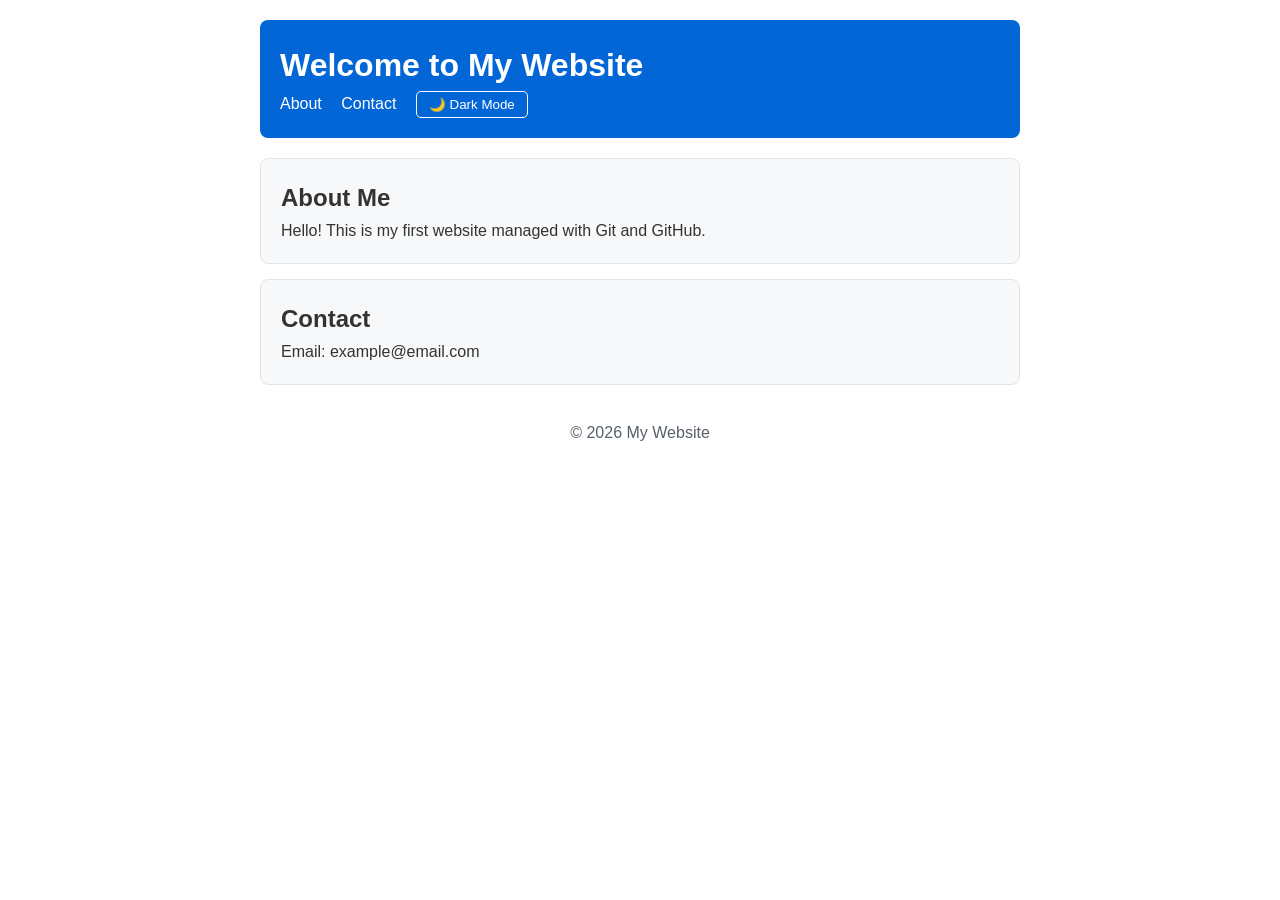
<file: index.html>
<!DOCTYPE html>
<html lang="en">
<head>
    <meta charset="UTF-8">
    <meta name="viewport" content="width=device-width, initial-scale=1.0">
    <title>My Website</title>
    <link rel="stylesheet" href="style.css">
</head>
<body>
    <header>
        <h1>Welcome to My Website</h1>
        <nav>
            <a href="#about">About</a>
            <a href="#contact">Contact</a>
            <button id="theme-toggle">🌙 Dark Mode</button>
        </nav>
    </header>
    <main>
        <section id="about">
            <h2>About Me</h2>
            <p>Hello! This is my first website managed with Git and GitHub.</p>
        </section>
        <section id="contact">
            <h2>Contact</h2>
            <p>Email: example@email.com</p>
        </section>
    </main>
    <footer>
        <p>&copy; 2026 My Website</p>
    </footer>
    <script src="script.js"></script>
</body>
</html>
</file>
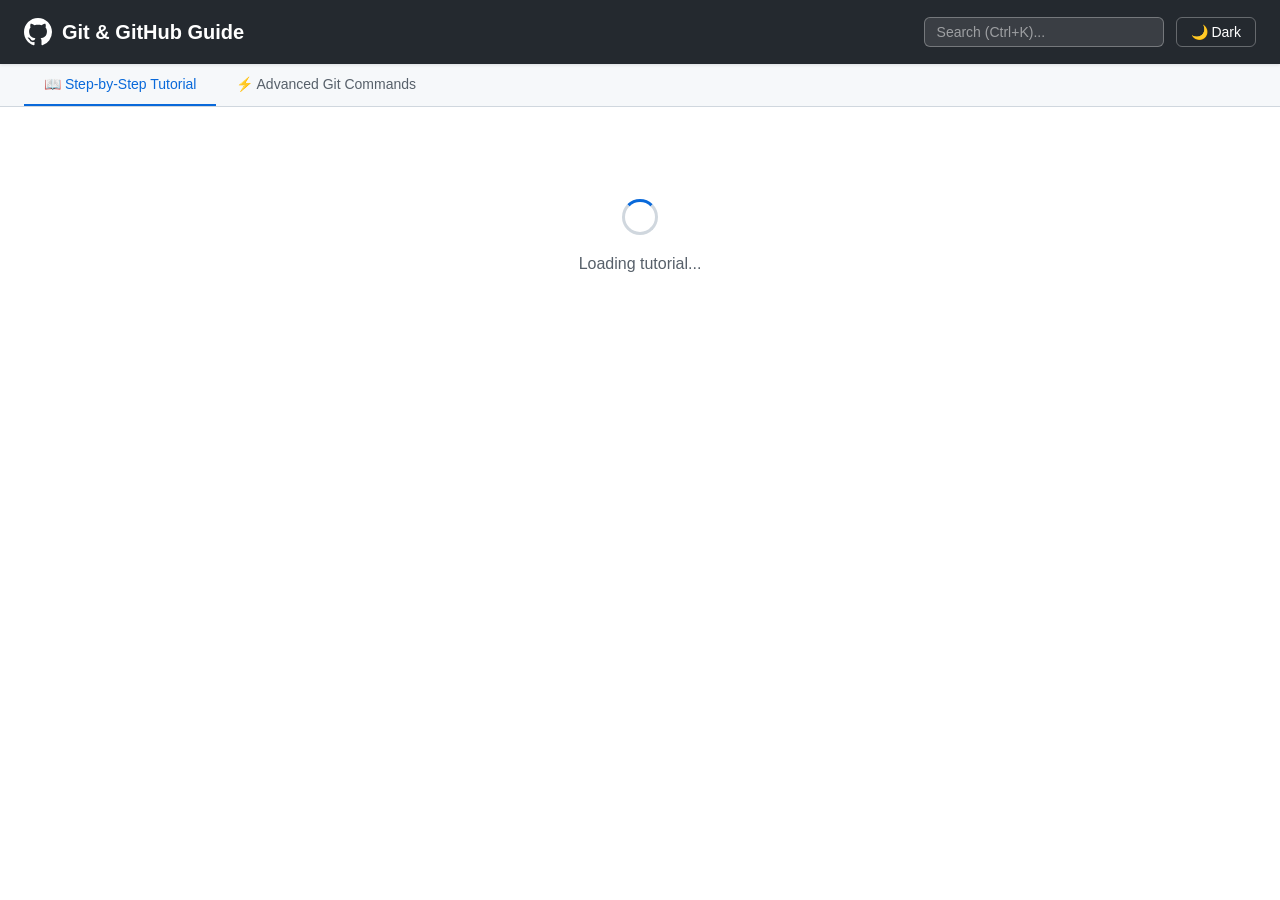
<file: guide-template.html>
<!DOCTYPE html>
<html lang="en">
<head>
    <meta charset="UTF-8">
    <meta name="viewport" content="width=device-width, initial-scale=1.0">
    <title>Git & GitHub — Complete Guide</title>
    <style>
        :root {
            --bg: #ffffff;
            --bg-secondary: #f6f8fa;
            --text: #24292f;
            --text-secondary: #57606a;
            --border: #d0d7de;
            --accent: #0969da;
            --accent-light: #ddf4ff;
            --code-bg: #f6f8fa;
            --header-bg: #24292f;
            --tab-hover: #eaeef2;
            --shadow: rgba(31, 35, 40, 0.12);
        }

        .dark {
            --bg: #0d1117;
            --bg-secondary: #161b22;
            --text: #e6edf3;
            --text-secondary: #8b949e;
            --border: #30363d;
            --accent: #58a6ff;
            --accent-light: #162d50;
            --code-bg: #161b22;
            --header-bg: #010409;
            --tab-hover: #1c2128;
            --shadow: rgba(0, 0, 0, 0.3);
        }

        * {
            margin: 0;
            padding: 0;
            box-sizing: border-box;
        }

        body {
            font-family: -apple-system, BlinkMacSystemFont, 'Segoe UI', Helvetica, Arial, sans-serif;
            background: var(--bg);
            color: var(--text);
            line-height: 1.6;
            transition: background 0.3s, color 0.3s;
        }

        /* Header */
        .site-header {
            background: var(--header-bg);
            color: #fff;
            padding: 16px 24px;
            display: flex;
            align-items: center;
            justify-content: space-between;
            position: sticky;
            top: 0;
            z-index: 100;
            box-shadow: 0 1px 3px var(--shadow);
        }

        .site-header h1 {
            font-size: 20px;
            font-weight: 600;
            display: flex;
            align-items: center;
            gap: 10px;
        }

        .site-header h1 svg {
            width: 28px;
            height: 28px;
            fill: #fff;
        }

        .header-actions {
            display: flex;
            align-items: center;
            gap: 12px;
        }

        #theme-toggle {
            background: none;
            border: 1px solid rgba(255,255,255,0.3);
            color: #fff;
            padding: 6px 14px;
            border-radius: 6px;
            cursor: pointer;
            font-size: 14px;
            transition: border-color 0.2s;
        }

        #theme-toggle:hover {
            border-color: rgba(255,255,255,0.6);
        }

        #search-box {
            padding: 6px 12px;
            border: 1px solid rgba(255,255,255,0.3);
            border-radius: 6px;
            background: rgba(255,255,255,0.1);
            color: #fff;
            font-size: 14px;
            width: 240px;
            outline: none;
            transition: border-color 0.2s, background 0.2s;
        }

        #search-box::placeholder {
            color: rgba(255,255,255,0.5);
        }

        #search-box:focus {
            border-color: var(--accent);
            background: rgba(255,255,255,0.15);
        }

        /* Tabs */
        .tab-bar {
            display: flex;
            background: var(--bg-secondary);
            border-bottom: 1px solid var(--border);
            padding: 0 24px;
            position: sticky;
            top: 56px;
            z-index: 99;
        }

        .tab-btn {
            padding: 12px 20px;
            border: none;
            background: none;
            color: var(--text-secondary);
            font-size: 14px;
            font-weight: 500;
            cursor: pointer;
            border-bottom: 2px solid transparent;
            transition: color 0.2s, border-color 0.2s, background 0.2s;
            white-space: nowrap;
        }

        .tab-btn:hover {
            color: var(--text);
            background: var(--tab-hover);
        }

        .tab-btn.active {
            color: var(--accent);
            border-bottom-color: var(--accent);
        }

        /* Content */
        .content-wrapper {
            max-width: 900px;
            margin: 0 auto;
            padding: 32px 24px 80px;
        }

        .tab-content {
            display: none;
        }

        .tab-content.active {
            display: block;
        }

        /* Loading state */
        .loading {
            text-align: center;
            padding: 60px 20px;
            color: var(--text-secondary);
        }

        .loading .spinner {
            width: 36px;
            height: 36px;
            border: 3px solid var(--border);
            border-top-color: var(--accent);
            border-radius: 50%;
            animation: spin 0.8s linear infinite;
            margin: 0 auto 16px;
        }

        @keyframes spin {
            to { transform: rotate(360deg); }
        }

        /* Search highlight */
        mark {
            background: #fff8c5;
            color: #24292f;
            padding: 1px 4px;
            border-radius: 3px;
        }

        .dark mark {
            background: #634f00;
            color: #e6edf3;
        }

        .search-count {
            text-align: center;
            padding: 8px 16px;
            background: var(--accent-light);
            color: var(--accent);
            font-size: 14px;
            border-bottom: 1px solid var(--border);
            display: none;
        }

        /* Scroll to top */
        #scroll-top {
            position: fixed;
            bottom: 24px;
            right: 24px;
            width: 44px;
            height: 44px;
            border-radius: 50%;
            background: var(--accent);
            color: #fff;
            border: none;
            cursor: pointer;
            font-size: 20px;
            display: none;
            align-items: center;
            justify-content: center;
            box-shadow: 0 2px 8px var(--shadow);
            transition: transform 0.2s;
            z-index: 50;
        }

        #scroll-top:hover {
            transform: scale(1.1);
        }

        /* ===== Markdown Rendered Styles ===== */

        .markdown-body h1 {
            font-size: 2em;
            font-weight: 600;
            padding-bottom: 12px;
            border-bottom: 1px solid var(--border);
            margin: 32px 0 16px;
        }

        .markdown-body h1:first-child {
            margin-top: 0;
        }

        .markdown-body h2 {
            font-size: 1.5em;
            font-weight: 600;
            padding-bottom: 8px;
            border-bottom: 1px solid var(--border);
            margin: 28px 0 16px;
        }

        .markdown-body h3 {
            font-size: 1.25em;
            font-weight: 600;
            margin: 24px 0 12px;
        }

        .markdown-body h4 {
            font-size: 1em;
            font-weight: 600;
            margin: 20px 0 8px;
        }

        .markdown-body p {
            margin: 0 0 16px;
        }

        .markdown-body a {
            color: var(--accent);
            text-decoration: none;
        }

        .markdown-body a:hover {
            text-decoration: underline;
        }

        .markdown-body strong {
            font-weight: 600;
        }

        .markdown-body blockquote {
            padding: 8px 16px;
            margin: 0 0 16px;
            border-left: 4px solid var(--accent);
            background: var(--bg-secondary);
            color: var(--text-secondary);
            border-radius: 0 6px 6px 0;
        }

        .markdown-body blockquote p {
            margin: 4px 0;
        }

        .markdown-body ul,
        .markdown-body ol {
            margin: 0 0 16px;
            padding-left: 2em;
        }

        .markdown-body li {
            margin: 4px 0;
        }

        .markdown-body li + li {
            margin-top: 4px;
        }

        .markdown-body code {
            font-family: 'SFMono-Regular', Consolas, 'Liberation Mono', Menlo, monospace;
            font-size: 85%;
            background: var(--code-bg);
            padding: 3px 6px;
            border-radius: 4px;
            border: 1px solid var(--border);
        }

        .markdown-body pre {
            margin: 0 0 16px;
            padding: 16px;
            background: var(--code-bg);
            border: 1px solid var(--border);
            border-radius: 8px;
            overflow-x: auto;
            position: relative;
        }

        .markdown-body pre code {
            background: none;
            border: none;
            padding: 0;
            font-size: 13px;
            line-height: 1.5;
            display: block;
            white-space: pre;
        }

        /* Copy button on code blocks */
        .code-wrapper {
            position: relative;
        }

        .copy-btn {
            position: absolute;
            top: 8px;
            right: 8px;
            background: var(--bg-secondary);
            border: 1px solid var(--border);
            border-radius: 5px;
            padding: 4px 10px;
            font-size: 12px;
            cursor: pointer;
            color: var(--text-secondary);
            opacity: 0;
            transition: opacity 0.2s;
        }

        .code-wrapper:hover .copy-btn {
            opacity: 1;
        }

        .copy-btn:hover {
            background: var(--accent);
            color: #fff;
            border-color: var(--accent);
        }

        .copy-btn.copied {
            background: #2da44e;
            color: #fff;
            border-color: #2da44e;
            opacity: 1;
        }

        .markdown-body hr {
            height: 2px;
            background: var(--border);
            border: none;
            margin: 32px 0;
        }

        .markdown-body table {
            width: 100%;
            border-collapse: collapse;
            margin: 0 0 16px;
            font-size: 14px;
        }

        .markdown-body table th,
        .markdown-body table td {
            padding: 8px 16px;
            border: 1px solid var(--border);
            text-align: left;
        }

        .markdown-body table th {
            background: var(--bg-secondary);
            font-weight: 600;
        }

        .markdown-body table tr:nth-child(even) {
            background: var(--bg-secondary);
        }

        /* Table of contents links */
        .markdown-body .toc-link {
            display: inline-block;
            margin: 2px 0;
        }

        /* Print */
        @media print {
            .site-header, .tab-bar, #scroll-top, #theme-toggle, #search-box, .copy-btn, .search-count {
                display: none !important;
            }
            .content-wrapper {
                max-width: 100%;
            }
            .tab-content {
                display: block !important;
            }
        }

        /* Responsive */
        @media (max-width: 768px) {
            .site-header {
                flex-wrap: wrap;
                gap: 10px;
            }

            #search-box {
                width: 100%;
                order: 3;
            }

            .tab-bar {
                overflow-x: auto;
                top: 100px;
            }

            .content-wrapper {
                padding: 20px 16px 60px;
            }

            .markdown-body pre {
                font-size: 12px;
            }
        }
    </style>
</head>
<body>
    <header class="site-header">
        <h1>
            <svg viewBox="0 0 16 16" xmlns="http://www.w3.org/2000/svg">
                <path d="M8 0C3.58 0 0 3.58 0 8c0 3.54 2.29 6.53 5.47 7.59.4.07.55-.17.55-.38 0-.19-.01-.82-.01-1.49-2.01.37-2.53-.49-2.69-.94-.09-.23-.48-.94-.82-1.13-.28-.15-.68-.52-.01-.53.63-.01 1.08.58 1.23.82.72 1.21 1.87.87 2.33.66.07-.52.28-.87.51-1.07-1.78-.2-3.64-.89-3.64-3.95 0-.87.31-1.59.82-2.15-.08-.2-.36-1.02.08-2.12 0 0 .67-.21 2.2.82.64-.18 1.32-.27 2-.27.68 0 1.36.09 2 .27 1.53-1.04 2.2-.82 2.2-.82.44 1.1.16 1.92.08 2.12.51.56.82 1.27.82 2.15 0 3.07-1.87 3.75-3.65 3.95.29.25.54.73.54 1.48 0 1.07-.01 1.93-.01 2.2 0 .21.15.46.55.38A8.013 8.013 0 0016 8c0-4.42-3.58-8-8-8z"/>
            </svg>
            Git &amp; GitHub Guide
        </h1>
        <div class="header-actions">
            <input type="text" id="search-box" placeholder="Search (Ctrl+K)..." />
            <button id="theme-toggle">🌙 Dark</button>
        </div>
    </header>

    <div class="search-count" id="search-count"></div>

    <nav class="tab-bar">
        <button class="tab-btn active" data-tab="tutorial">📖 Step-by-Step Tutorial</button>
        <button class="tab-btn" data-tab="commands">⚡ Advanced Git Commands</button>
    </nav>

    <div class="content-wrapper">
        <div id="tutorial" class="tab-content active">
            <div class="loading">
                <div class="spinner"></div>
                Loading tutorial...
            </div>
        </div>
        <div id="commands" class="tab-content">
            <div class="loading">
                <div class="spinner"></div>
                Loading commands reference...
            </div>
        </div>
    </div>

    <button id="scroll-top" title="Back to top">↑</button>

    <script>
    /* %%MARKED_JS%% */
    </script>

    <script>
        // ==== Base64 Decode Helper ====
        function b64decode(str) {
            return decodeURIComponent(atob(str).split('').map(function(c) {
                return '%' + ('00' + c.charCodeAt(0).toString(16)).slice(-2);
            }).join(''));
        }

        // ==== Embedded Markdown (base64-encoded by sync-guide.ps1) ====
        const EMBEDDED = {
            tutorial: "%%TUTORIAL_B64%%",
            commands: "%%COMMANDS_B64%%"
        };

        const mdFiles = {
            tutorial: 'tutorial.md',
            commands: 'git-commands.md'
        };

        const originalContent = {};

        // Try loading .md file via XHR (works on servers + Firefox file://)
        function loadLocalFile(url) {
            return new Promise(function(resolve, reject) {
                var xhr = new XMLHttpRequest();
                xhr.open('GET', url, true);
                xhr.onreadystatechange = function() {
                    if (xhr.readyState === 4) {
                        if ((xhr.status === 200 || xhr.status === 0) && xhr.responseText) {
                            resolve(xhr.responseText);
                        } else {
                            reject(new Error('XHR failed for ' + url));
                        }
                    }
                };
                xhr.onerror = function() { reject(new Error('Network error')); };
                try { xhr.send(); } catch (e) { reject(e); }
            });
        }

        async function loadMarkdown(tab) {
            var container = document.getElementById(tab);
            var text = null;

            // Try external .md first, fall back to embedded base64
            try {
                text = await loadLocalFile(mdFiles[tab]);
            } catch (e) {
                try { text = b64decode(EMBEDDED[tab]); } catch (e2) { }
            }

            if (text) {
                marked.setOptions({ breaks: false, gfm: true });
                container.innerHTML = '<div class="markdown-body">' + marked.parse(text) + '</div>';
                originalContent[tab] = container.innerHTML;
                addCopyButtons(container);
            } else {
                container.innerHTML = '<div style="text-align:center;padding:40px;color:var(--text-secondary)"><p>Failed to load content.</p></div>';
            }
        }

        // ==== Copy Buttons for Code Blocks ====
        function addCopyButtons(container) {
            container.querySelectorAll('pre').forEach(function(pre) {
                var wrapper = document.createElement('div');
                wrapper.className = 'code-wrapper';
                pre.parentNode.insertBefore(wrapper, pre);
                wrapper.appendChild(pre);

                var btn = document.createElement('button');
                btn.className = 'copy-btn';
                btn.textContent = 'Copy';
                btn.addEventListener('click', function() {
                    var code = pre.querySelector('code') ? pre.querySelector('code').textContent : pre.textContent;
                    navigator.clipboard.writeText(code).then(function() {
                        btn.textContent = 'Copied!';
                        btn.classList.add('copied');
                        setTimeout(function() {
                            btn.textContent = 'Copy';
                            btn.classList.remove('copied');
                        }, 2000);
                    });
                });
                wrapper.appendChild(btn);
            });
        }

        // ==== Tab Switching ====
        document.querySelectorAll('.tab-btn').forEach(function(btn) {
            btn.addEventListener('click', function() {
                var tab = btn.dataset.tab;
                document.querySelectorAll('.tab-btn').forEach(function(b) { b.classList.remove('active'); });
                document.querySelectorAll('.tab-content').forEach(function(c) { c.classList.remove('active'); });
                btn.classList.add('active');
                document.getElementById(tab).classList.add('active');
                var q = document.getElementById('search-box').value;
                if (q) highlightSearch(q);
            });
        });

        // ==== Dark Mode Toggle ====
        var themeToggle = document.getElementById('theme-toggle');
        if (localStorage.getItem('theme') === 'dark') {
            document.documentElement.classList.add('dark');
            themeToggle.textContent = 'Light';
        }
        themeToggle.addEventListener('click', function() {
            document.documentElement.classList.toggle('dark');
            var isDark = document.documentElement.classList.contains('dark');
            themeToggle.textContent = isDark ? 'Light' : 'Dark';
            localStorage.setItem('theme', isDark ? 'dark' : 'light');
        });

        // ==== Search ====
        var searchBox = document.getElementById('search-box');
        var searchCount = document.getElementById('search-count');
        var searchTimeout;

        searchBox.addEventListener('input', function() {
            clearTimeout(searchTimeout);
            searchTimeout = setTimeout(function() { highlightSearch(searchBox.value); }, 300);
        });

        document.addEventListener('keydown', function(e) {
            if ((e.ctrlKey || e.metaKey) && e.key === 'k') { e.preventDefault(); searchBox.focus(); searchBox.select(); }
            if (e.key === 'Escape') { searchBox.value = ''; highlightSearch(''); searchBox.blur(); }
        });

        function highlightSearch(query) {
            Object.keys(originalContent).forEach(function(tab) {
                document.getElementById(tab).innerHTML = originalContent[tab];
                addCopyButtons(document.getElementById(tab));
            });
            if (!query || query.length < 2) { searchCount.style.display = 'none'; return; }
            var totalMatches = 0;
            var regex = new RegExp('(' + query.replace(/[.*+?^${}()|[\]\\]/g, '\\$&') + ')', 'gi');
            Object.keys(originalContent).forEach(function(tab) {
                var container = document.getElementById(tab);
                var walker = document.createTreeWalker(container, NodeFilter.SHOW_TEXT, null);
                var textNodes = [];
                while (walker.nextNode()) {
                    if (!walker.currentNode.parentElement.closest('pre, code, .copy-btn')) textNodes.push(walker.currentNode);
                }
                textNodes.forEach(function(node) {
                    if (regex.test(node.textContent)) {
                        var matches = node.textContent.match(regex);
                        totalMatches += matches ? matches.length : 0;
                        var span = document.createElement('span');
                        span.innerHTML = node.textContent.replace(regex, '<mark>$1</mark>');
                        node.parentNode.replaceChild(span, node);
                    }
                });
            });
            searchCount.textContent = 'Found ' + totalMatches + ' match' + (totalMatches !== 1 ? 'es' : '') + ' for "' + query + '"';
            searchCount.style.display = 'block';
        }

        // ==== Scroll to Top ====
        var scrollTopBtn = document.getElementById('scroll-top');
        window.addEventListener('scroll', function() {
            scrollTopBtn.style.display = window.scrollY > 400 ? 'flex' : 'none';
        });
        scrollTopBtn.addEventListener('click', function() {
            window.scrollTo({ top: 0, behavior: 'smooth' });
        });

        // ==== Load Content ====
        loadMarkdown('tutorial');
        loadMarkdown('commands');
    </script>
</body>
</html>
</file>
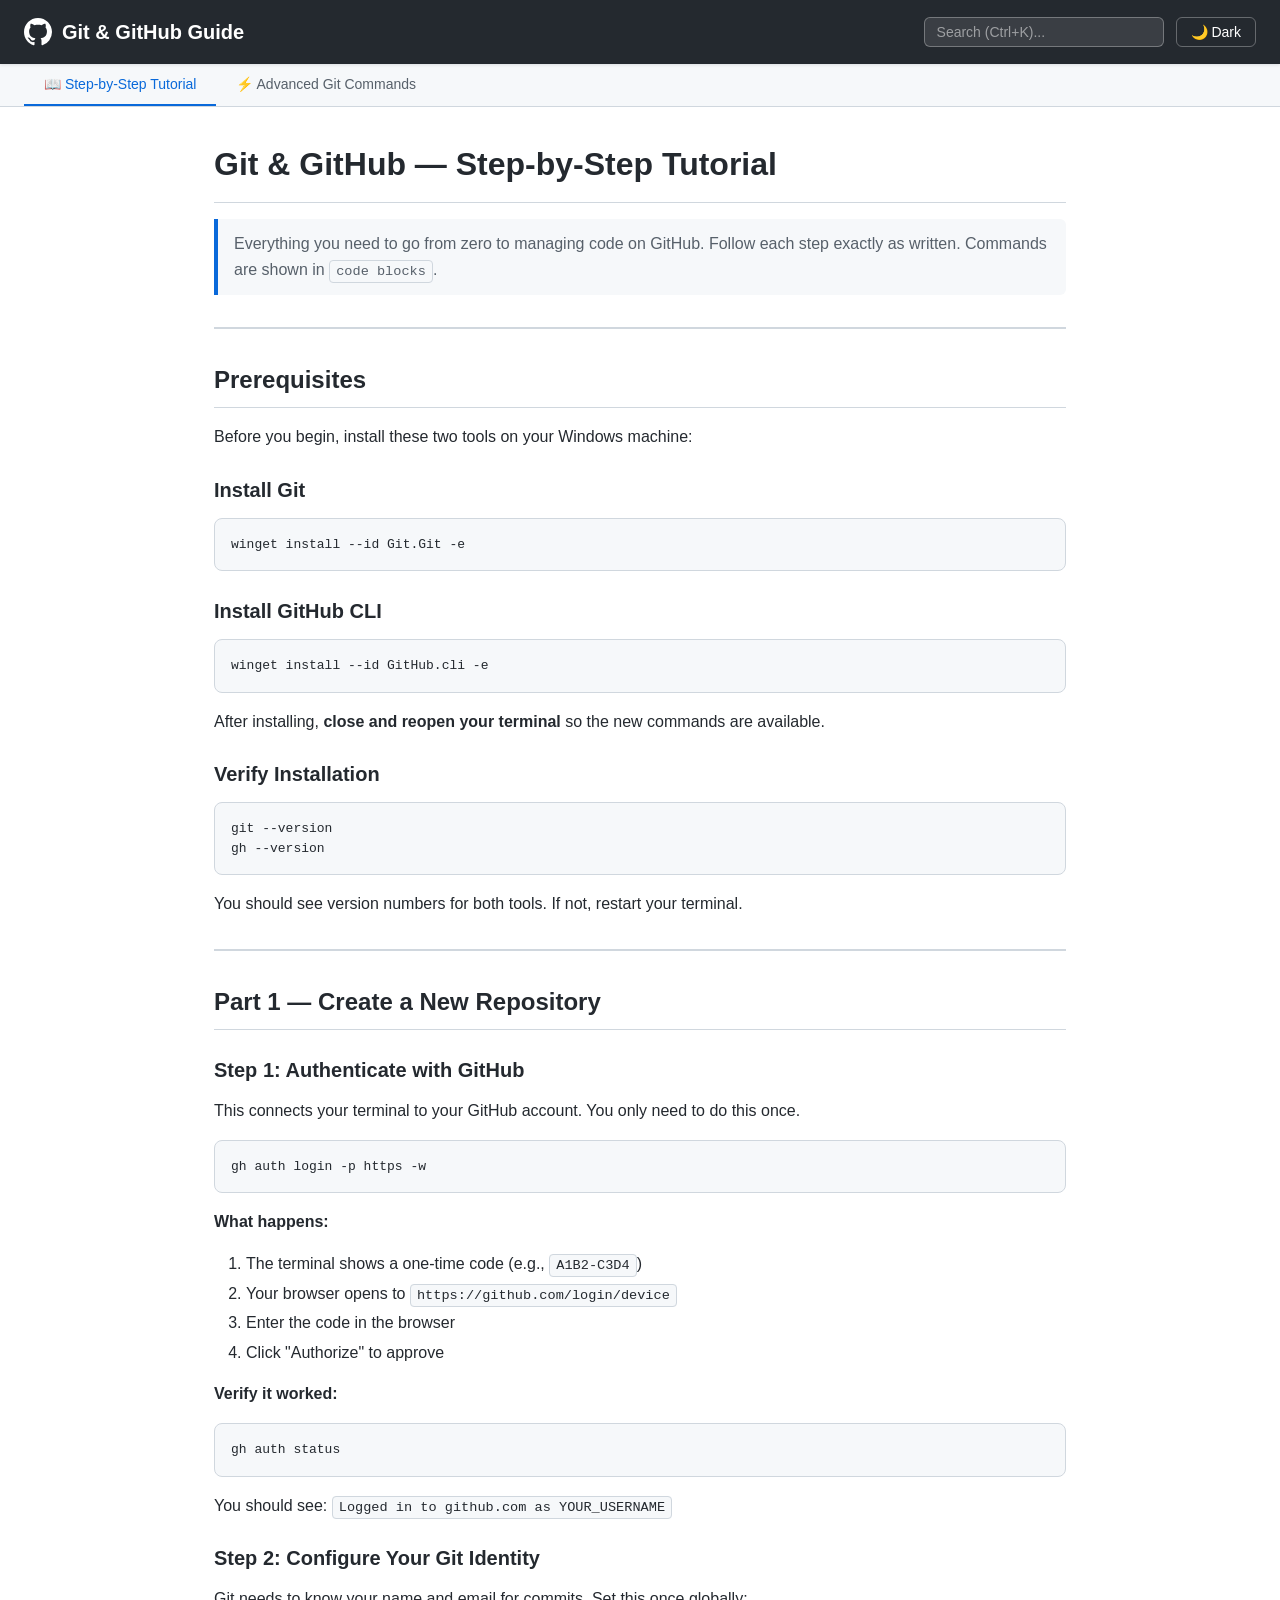
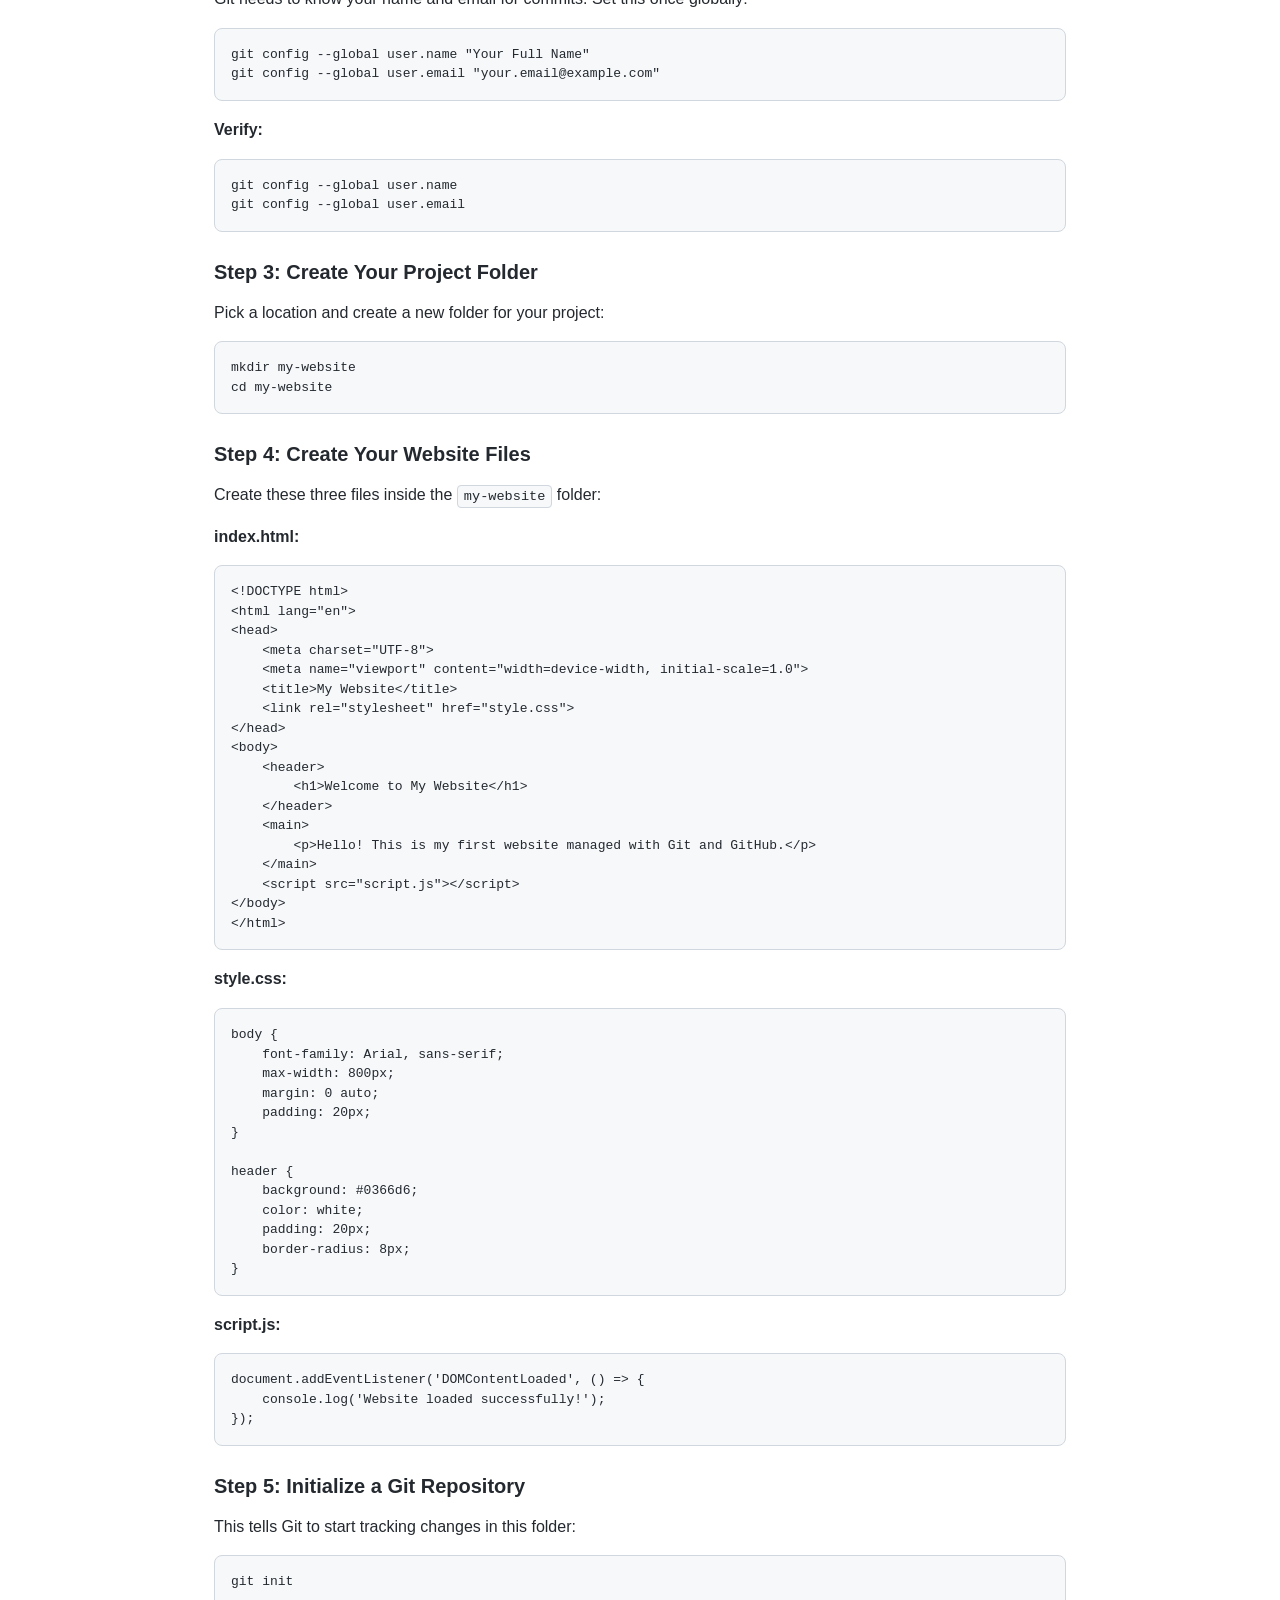
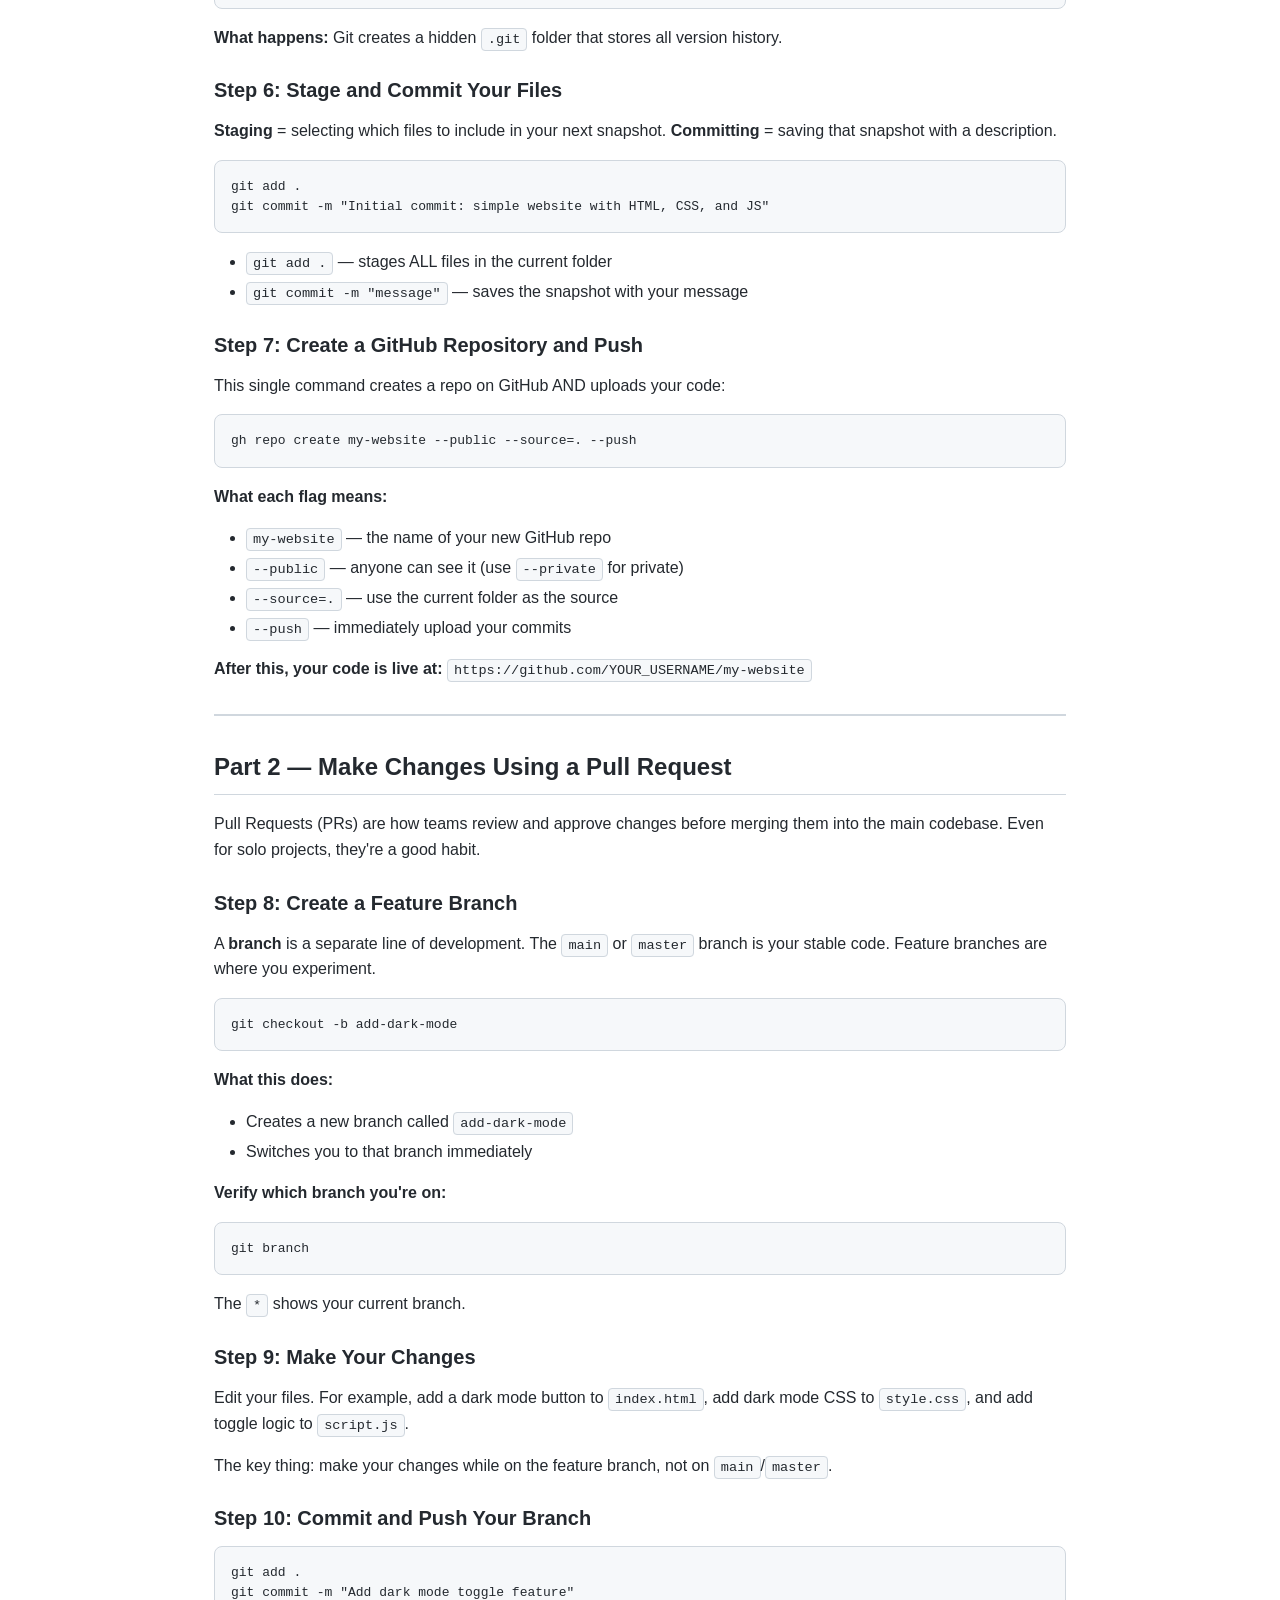
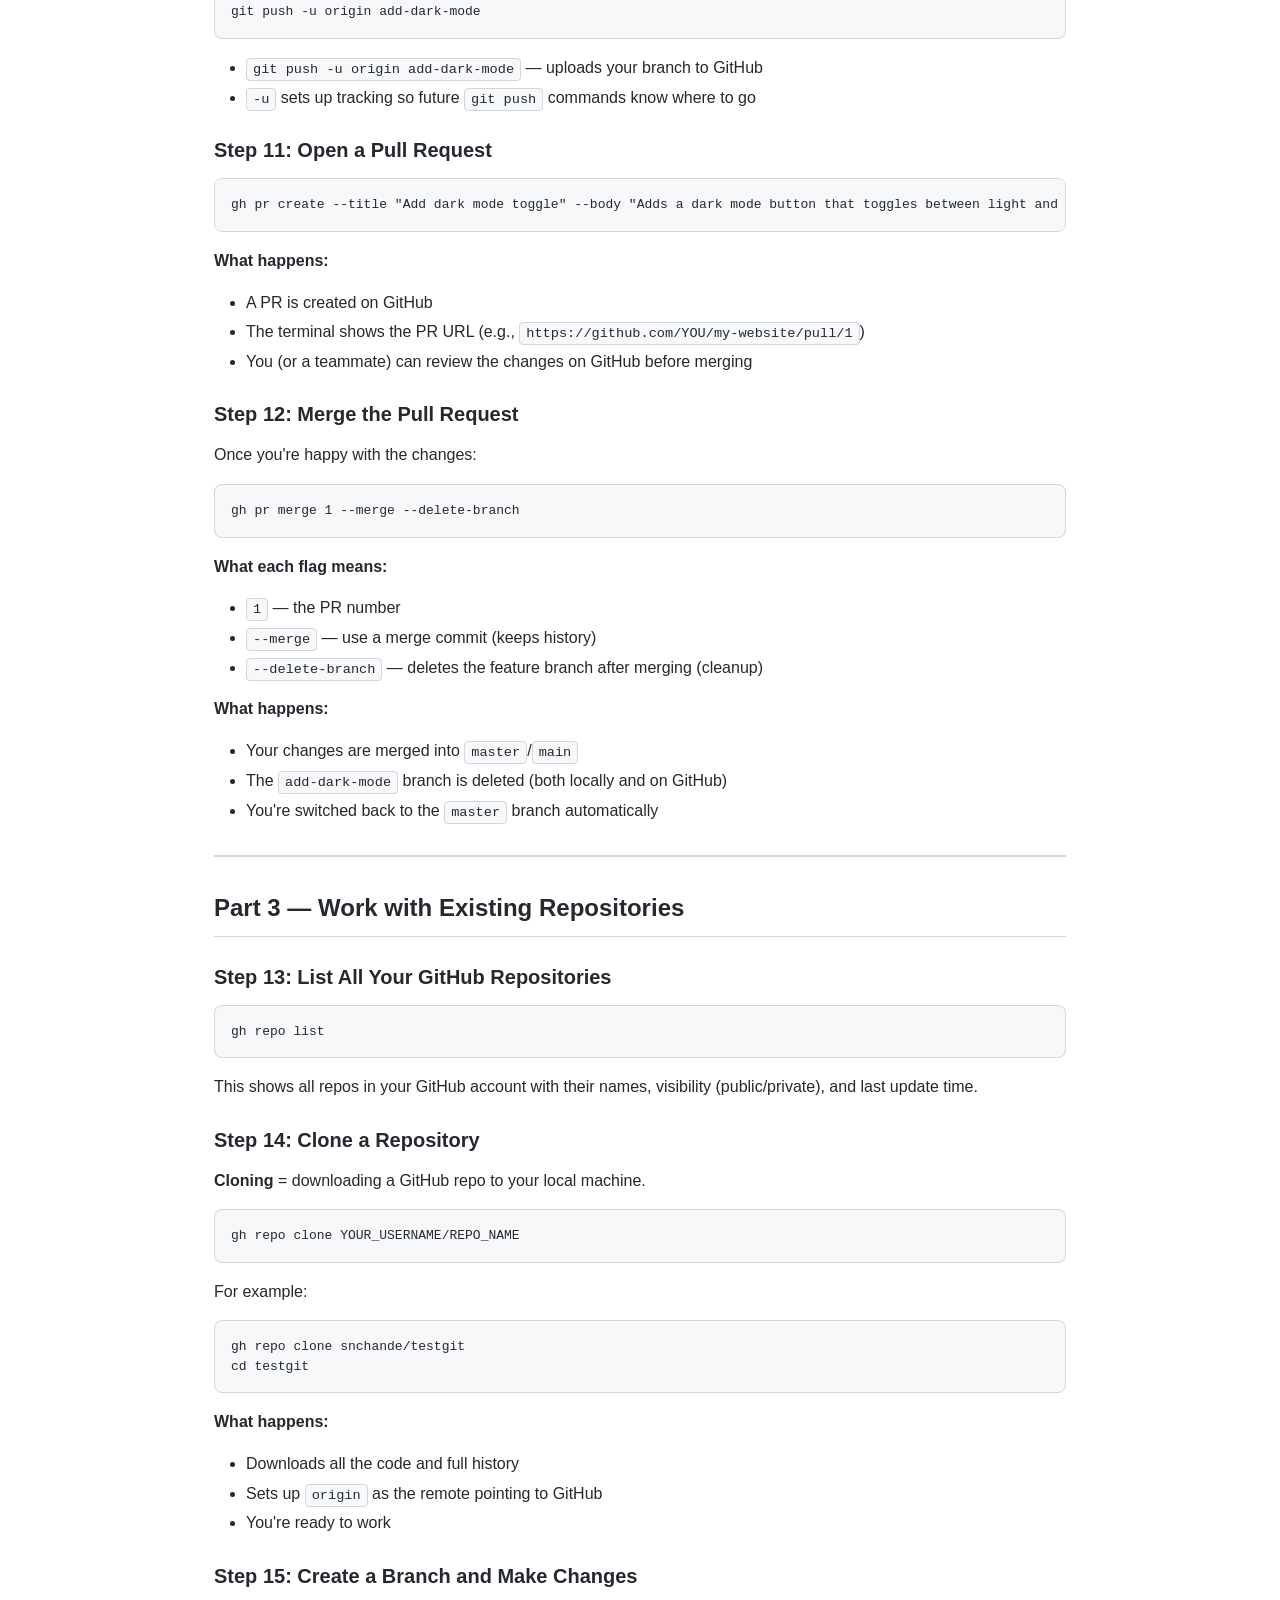
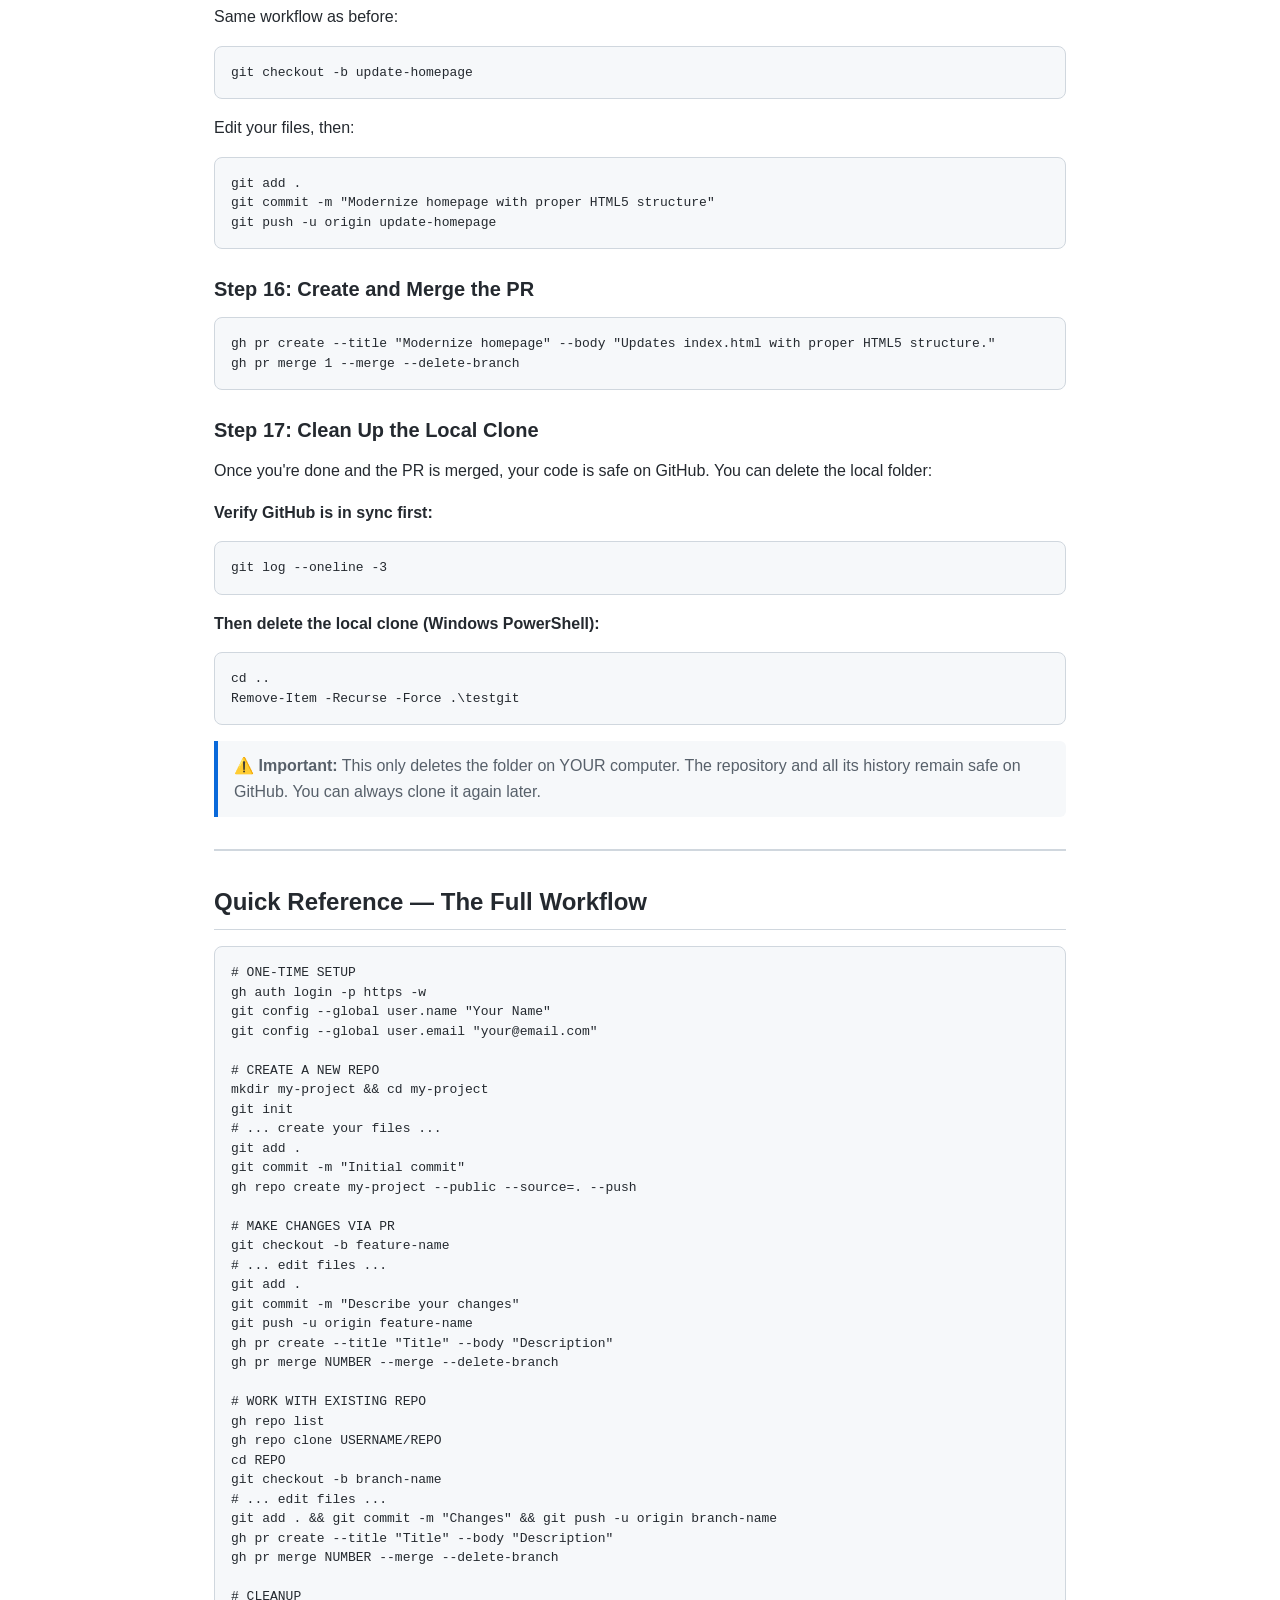
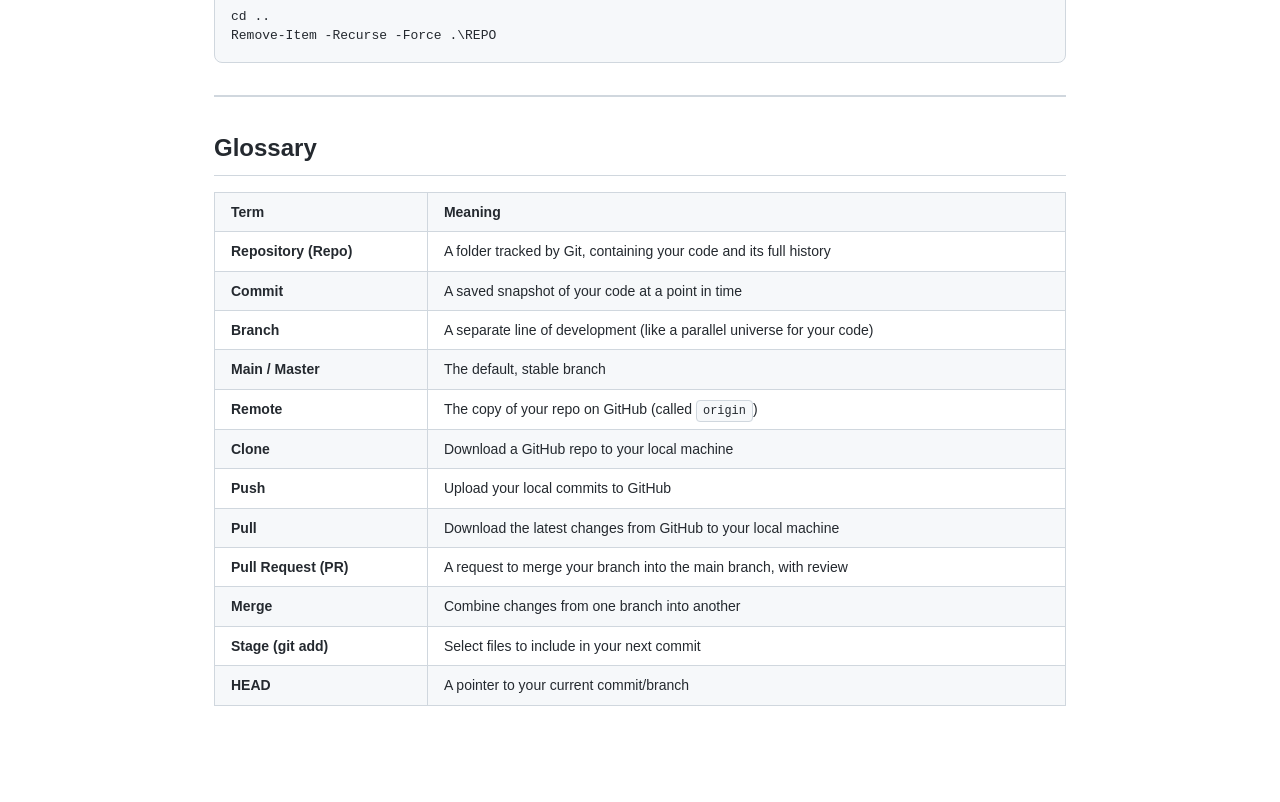
<file: guide.html>
<!DOCTYPE html>
<html lang="en">
<head>
    <meta charset="UTF-8">
    <meta name="viewport" content="width=device-width, initial-scale=1.0">
    <title>Git & GitHub — Complete Guide</title>
    <style>
        :root {
            --bg: #ffffff;
            --bg-secondary: #f6f8fa;
            --text: #24292f;
            --text-secondary: #57606a;
            --border: #d0d7de;
            --accent: #0969da;
            --accent-light: #ddf4ff;
            --code-bg: #f6f8fa;
            --header-bg: #24292f;
            --tab-hover: #eaeef2;
            --shadow: rgba(31, 35, 40, 0.12);
        }

        .dark {
            --bg: #0d1117;
            --bg-secondary: #161b22;
            --text: #e6edf3;
            --text-secondary: #8b949e;
            --border: #30363d;
            --accent: #58a6ff;
            --accent-light: #162d50;
            --code-bg: #161b22;
            --header-bg: #010409;
            --tab-hover: #1c2128;
            --shadow: rgba(0, 0, 0, 0.3);
        }

        * {
            margin: 0;
            padding: 0;
            box-sizing: border-box;
        }

        body {
            font-family: -apple-system, BlinkMacSystemFont, 'Segoe UI', Helvetica, Arial, sans-serif;
            background: var(--bg);
            color: var(--text);
            line-height: 1.6;
            transition: background 0.3s, color 0.3s;
        }

        /* Header */
        .site-header {
            background: var(--header-bg);
            color: #fff;
            padding: 16px 24px;
            display: flex;
            align-items: center;
            justify-content: space-between;
            position: sticky;
            top: 0;
            z-index: 100;
            box-shadow: 0 1px 3px var(--shadow);
        }

        .site-header h1 {
            font-size: 20px;
            font-weight: 600;
            display: flex;
            align-items: center;
            gap: 10px;
        }

        .site-header h1 svg {
            width: 28px;
            height: 28px;
            fill: #fff;
        }

        .header-actions {
            display: flex;
            align-items: center;
            gap: 12px;
        }

        #theme-toggle {
            background: none;
            border: 1px solid rgba(255,255,255,0.3);
            color: #fff;
            padding: 6px 14px;
            border-radius: 6px;
            cursor: pointer;
            font-size: 14px;
            transition: border-color 0.2s;
        }

        #theme-toggle:hover {
            border-color: rgba(255,255,255,0.6);
        }

        #search-box {
            padding: 6px 12px;
            border: 1px solid rgba(255,255,255,0.3);
            border-radius: 6px;
            background: rgba(255,255,255,0.1);
            color: #fff;
            font-size: 14px;
            width: 240px;
            outline: none;
            transition: border-color 0.2s, background 0.2s;
        }

        #search-box::placeholder {
            color: rgba(255,255,255,0.5);
        }

        #search-box:focus {
            border-color: var(--accent);
            background: rgba(255,255,255,0.15);
        }

        /* Tabs */
        .tab-bar {
            display: flex;
            background: var(--bg-secondary);
            border-bottom: 1px solid var(--border);
            padding: 0 24px;
            position: sticky;
            top: 56px;
            z-index: 99;
        }

        .tab-btn {
            padding: 12px 20px;
            border: none;
            background: none;
            color: var(--text-secondary);
            font-size: 14px;
            font-weight: 500;
            cursor: pointer;
            border-bottom: 2px solid transparent;
            transition: color 0.2s, border-color 0.2s, background 0.2s;
            white-space: nowrap;
        }

        .tab-btn:hover {
            color: var(--text);
            background: var(--tab-hover);
        }

        .tab-btn.active {
            color: var(--accent);
            border-bottom-color: var(--accent);
        }

        /* Content */
        .content-wrapper {
            max-width: 900px;
            margin: 0 auto;
            padding: 32px 24px 80px;
        }

        .tab-content {
            display: none;
        }

        .tab-content.active {
            display: block;
        }

        /* Loading state */
        .loading {
            text-align: center;
            padding: 60px 20px;
            color: var(--text-secondary);
        }

        .loading .spinner {
            width: 36px;
            height: 36px;
            border: 3px solid var(--border);
            border-top-color: var(--accent);
            border-radius: 50%;
            animation: spin 0.8s linear infinite;
            margin: 0 auto 16px;
        }

        @keyframes spin {
            to { transform: rotate(360deg); }
        }

        /* Search highlight */
        mark {
            background: #fff8c5;
            color: #24292f;
            padding: 1px 4px;
            border-radius: 3px;
        }

        .dark mark {
            background: #634f00;
            color: #e6edf3;
        }

        .search-count {
            text-align: center;
            padding: 8px 16px;
            background: var(--accent-light);
            color: var(--accent);
            font-size: 14px;
            border-bottom: 1px solid var(--border);
            display: none;
        }

        /* Scroll to top */
        #scroll-top {
            position: fixed;
            bottom: 24px;
            right: 24px;
            width: 44px;
            height: 44px;
            border-radius: 50%;
            background: var(--accent);
            color: #fff;
            border: none;
            cursor: pointer;
            font-size: 20px;
            display: none;
            align-items: center;
            justify-content: center;
            box-shadow: 0 2px 8px var(--shadow);
            transition: transform 0.2s;
            z-index: 50;
        }

        #scroll-top:hover {
            transform: scale(1.1);
        }

        /* ===== Markdown Rendered Styles ===== */

        .markdown-body h1 {
            font-size: 2em;
            font-weight: 600;
            padding-bottom: 12px;
            border-bottom: 1px solid var(--border);
            margin: 32px 0 16px;
        }

        .markdown-body h1:first-child {
            margin-top: 0;
        }

        .markdown-body h2 {
            font-size: 1.5em;
            font-weight: 600;
            padding-bottom: 8px;
            border-bottom: 1px solid var(--border);
            margin: 28px 0 16px;
        }

        .markdown-body h3 {
            font-size: 1.25em;
            font-weight: 600;
            margin: 24px 0 12px;
        }

        .markdown-body h4 {
            font-size: 1em;
            font-weight: 600;
            margin: 20px 0 8px;
        }

        .markdown-body p {
            margin: 0 0 16px;
        }

        .markdown-body a {
            color: var(--accent);
            text-decoration: none;
        }

        .markdown-body a:hover {
            text-decoration: underline;
        }

        .markdown-body strong {
            font-weight: 600;
        }

        .markdown-body blockquote {
            padding: 8px 16px;
            margin: 0 0 16px;
            border-left: 4px solid var(--accent);
            background: var(--bg-secondary);
            color: var(--text-secondary);
            border-radius: 0 6px 6px 0;
        }

        .markdown-body blockquote p {
            margin: 4px 0;
        }

        .markdown-body ul,
        .markdown-body ol {
            margin: 0 0 16px;
            padding-left: 2em;
        }

        .markdown-body li {
            margin: 4px 0;
        }

        .markdown-body li + li {
            margin-top: 4px;
        }

        .markdown-body code {
            font-family: 'SFMono-Regular', Consolas, 'Liberation Mono', Menlo, monospace;
            font-size: 85%;
            background: var(--code-bg);
            padding: 3px 6px;
            border-radius: 4px;
            border: 1px solid var(--border);
        }

        .markdown-body pre {
            margin: 0 0 16px;
            padding: 16px;
            background: var(--code-bg);
            border: 1px solid var(--border);
            border-radius: 8px;
            overflow-x: auto;
            position: relative;
        }

        .markdown-body pre code {
            background: none;
            border: none;
            padding: 0;
            font-size: 13px;
            line-height: 1.5;
            display: block;
            white-space: pre;
        }

        /* Copy button on code blocks */
        .code-wrapper {
            position: relative;
        }

        .copy-btn {
            position: absolute;
            top: 8px;
            right: 8px;
            background: var(--bg-secondary);
            border: 1px solid var(--border);
            border-radius: 5px;
            padding: 4px 10px;
            font-size: 12px;
            cursor: pointer;
            color: var(--text-secondary);
            opacity: 0;
            transition: opacity 0.2s;
        }

        .code-wrapper:hover .copy-btn {
            opacity: 1;
        }

        .copy-btn:hover {
            background: var(--accent);
            color: #fff;
            border-color: var(--accent);
        }

        .copy-btn.copied {
            background: #2da44e;
            color: #fff;
            border-color: #2da44e;
            opacity: 1;
        }

        .markdown-body hr {
            height: 2px;
            background: var(--border);
            border: none;
            margin: 32px 0;
        }

        .markdown-body table {
            width: 100%;
            border-collapse: collapse;
            margin: 0 0 16px;
            font-size: 14px;
        }

        .markdown-body table th,
        .markdown-body table td {
            padding: 8px 16px;
            border: 1px solid var(--border);
            text-align: left;
        }

        .markdown-body table th {
            background: var(--bg-secondary);
            font-weight: 600;
        }

        .markdown-body table tr:nth-child(even) {
            background: var(--bg-secondary);
        }

        /* Table of contents links */
        .markdown-body .toc-link {
            display: inline-block;
            margin: 2px 0;
        }

        /* Print */
        @media print {
            .site-header, .tab-bar, #scroll-top, #theme-toggle, #search-box, .copy-btn, .search-count {
                display: none !important;
            }
            .content-wrapper {
                max-width: 100%;
            }
            .tab-content {
                display: block !important;
            }
        }

        /* Responsive */
        @media (max-width: 768px) {
            .site-header {
                flex-wrap: wrap;
                gap: 10px;
            }

            #search-box {
                width: 100%;
                order: 3;
            }

            .tab-bar {
                overflow-x: auto;
                top: 100px;
            }

            .content-wrapper {
                padding: 20px 16px 60px;
            }

            .markdown-body pre {
                font-size: 12px;
            }
        }
    </style>
</head>
<body>
    <header class="site-header">
        <h1>
            <svg viewBox="0 0 16 16" xmlns="http://www.w3.org/2000/svg">
                <path d="M8 0C3.58 0 0 3.58 0 8c0 3.54 2.29 6.53 5.47 7.59.4.07.55-.17.55-.38 0-.19-.01-.82-.01-1.49-2.01.37-2.53-.49-2.69-.94-.09-.23-.48-.94-.82-1.13-.28-.15-.68-.52-.01-.53.63-.01 1.08.58 1.23.82.72 1.21 1.87.87 2.33.66.07-.52.28-.87.51-1.07-1.78-.2-3.64-.89-3.64-3.95 0-.87.31-1.59.82-2.15-.08-.2-.36-1.02.08-2.12 0 0 .67-.21 2.2.82.64-.18 1.32-.27 2-.27.68 0 1.36.09 2 .27 1.53-1.04 2.2-.82 2.2-.82.44 1.1.16 1.92.08 2.12.51.56.82 1.27.82 2.15 0 3.07-1.87 3.75-3.65 3.95.29.25.54.73.54 1.48 0 1.07-.01 1.93-.01 2.2 0 .21.15.46.55.38A8.013 8.013 0 0016 8c0-4.42-3.58-8-8-8z"/>
            </svg>
            Git &amp; GitHub Guide
        </h1>
        <div class="header-actions">
            <input type="text" id="search-box" placeholder="Search (Ctrl+K)..." />
            <button id="theme-toggle">🌙 Dark</button>
        </div>
    </header>

    <div class="search-count" id="search-count"></div>

    <nav class="tab-bar">
        <button class="tab-btn active" data-tab="tutorial">📖 Step-by-Step Tutorial</button>
        <button class="tab-btn" data-tab="commands">⚡ Advanced Git Commands</button>
    </nav>

    <div class="content-wrapper">
        <div id="tutorial" class="tab-content active">
            <div class="loading">
                <div class="spinner"></div>
                Loading tutorial...
            </div>
        </div>
        <div id="commands" class="tab-content">
            <div class="loading">
                <div class="spinner"></div>
                Loading commands reference...
            </div>
        </div>
    </div>

    <button id="scroll-top" title="Back to top">↑</button>

    <script>
    /**
 * marked v14.0.0 - a markdown parser
 * Copyright (c) 2011-2024, Christopher Jeffrey. (MIT Licensed)
 * https://github.com/markedjs/marked
 */
!function(e,t){"object"==typeof exports&&"undefined"!=typeof module?t(exports):"function"==typeof define&&define.amd?define(["exports"],t):t((e="undefined"!=typeof globalThis?globalThis:e||self).marked={})}(this,(function(e){"use strict";function t(){return{async:!1,breaks:!1,extensions:null,gfm:!0,hooks:null,pedantic:!1,renderer:null,silent:!1,tokenizer:null,walkTokens:null}}function n(t){e.defaults=t}e.defaults={async:!1,breaks:!1,extensions:null,gfm:!0,hooks:null,pedantic:!1,renderer:null,silent:!1,tokenizer:null,walkTokens:null};const s=/[&<>"']/,r=new RegExp(s.source,"g"),i=/[<>"']|&(?!(#\d{1,7}|#[Xx][a-fA-F0-9]{1,6}|\w+);)/,l=new RegExp(i.source,"g"),o={"&":"&amp;","<":"&lt;",">":"&gt;",'"':"&quot;","'":"&#39;"},a=e=>o[e];function c(e,t){if(t){if(s.test(e))return e.replace(r,a)}else if(i.test(e))return e.replace(l,a);return e}const h=/(^|[^\[])\^/g;function p(e,t){let n="string"==typeof e?e:e.source;t=t||"";const s={replace:(e,t)=>{let r="string"==typeof t?t:t.source;return r=r.replace(h,"$1"),n=n.replace(e,r),s},getRegex:()=>new RegExp(n,t)};return s}function u(e){try{e=encodeURI(e).replace(/%25/g,"%")}catch{return null}return e}const k={exec:()=>null};function g(e,t){const n=e.replace(/\|/g,((e,t,n)=>{let s=!1,r=t;for(;--r>=0&&"\\"===n[r];)s=!s;return s?"|":" |"})).split(/ \|/);let s=0;if(n[0].trim()||n.shift(),n.length>0&&!n[n.length-1].trim()&&n.pop(),t)if(n.length>t)n.splice(t);else for(;n.length<t;)n.push("");for(;s<n.length;s++)n[s]=n[s].trim().replace(/\\\|/g,"|");return n}function f(e,t,n){const s=e.length;if(0===s)return"";let r=0;for(;r<s;){const i=e.charAt(s-r-1);if(i!==t||n){if(i===t||!n)break;r++}else r++}return e.slice(0,s-r)}function d(e,t,n,s){const r=t.href,i=t.title?c(t.title):null,l=e[1].replace(/\\([\[\]])/g,"$1");if("!"!==e[0].charAt(0)){s.state.inLink=!0;const e={type:"link",raw:n,href:r,title:i,text:l,tokens:s.inlineTokens(l)};return s.state.inLink=!1,e}return{type:"image",raw:n,href:r,title:i,text:c(l)}}class x{options;rules;lexer;constructor(t){this.options=t||e.defaults}space(e){const t=this.rules.block.newline.exec(e);if(t&&t[0].length>0)return{type:"space",raw:t[0]}}code(e){const t=this.rules.block.code.exec(e);if(t){const e=t[0].replace(/^ {1,4}/gm,"");return{type:"code",raw:t[0],codeBlockStyle:"indented",text:this.options.pedantic?e:f(e,"\n")}}}fences(e){const t=this.rules.block.fences.exec(e);if(t){const e=t[0],n=function(e,t){const n=e.match(/^(\s+)(?:```)/);if(null===n)return t;const s=n[1];return t.split("\n").map((e=>{const t=e.match(/^\s+/);if(null===t)return e;const[n]=t;return n.length>=s.length?e.slice(s.length):e})).join("\n")}(e,t[3]||"");return{type:"code",raw:e,lang:t[2]?t[2].trim().replace(this.rules.inline.anyPunctuation,"$1"):t[2],text:n}}}heading(e){const t=this.rules.block.heading.exec(e);if(t){let e=t[2].trim();if(/#$/.test(e)){const t=f(e,"#");this.options.pedantic?e=t.trim():t&&!/ $/.test(t)||(e=t.trim())}return{type:"heading",raw:t[0],depth:t[1].length,text:e,tokens:this.lexer.inline(e)}}}hr(e){const t=this.rules.block.hr.exec(e);if(t)return{type:"hr",raw:f(t[0],"\n")}}blockquote(e){const t=this.rules.block.blockquote.exec(e);if(t){let e=f(t[0],"\n").split("\n"),n="",s="";const r=[];for(;e.length>0;){let t=!1;const i=[];let l;for(l=0;l<e.length;l++)if(/^ {0,3}>/.test(e[l]))i.push(e[l]),t=!0;else{if(t)break;i.push(e[l])}e=e.slice(l);const o=i.join("\n"),a=o.replace(/\n {0,3}((?:=+|-+) *)(?=\n|$)/g,"\n    $1").replace(/^ {0,3}>[ \t]?/gm,"");n=n?`${n}\n${o}`:o,s=s?`${s}\n${a}`:a;const c=this.lexer.state.top;if(this.lexer.state.top=!0,this.lexer.blockTokens(a,r,!0),this.lexer.state.top=c,0===e.length)break;const h=r[r.length-1];if("code"===h?.type)break;if("blockquote"===h?.type){const t=h,i=t.raw+"\n"+e.join("\n"),l=this.blockquote(i);r[r.length-1]=l,n=n.substring(0,n.length-t.raw.length)+l.raw,s=s.substring(0,s.length-t.text.length)+l.text;break}if("list"!==h?.type);else{const t=h,i=t.raw+"\n"+e.join("\n"),l=this.list(i);r[r.length-1]=l,n=n.substring(0,n.length-h.raw.length)+l.raw,s=s.substring(0,s.length-t.raw.length)+l.raw,e=i.substring(r[r.length-1].raw.length).split("\n")}}return{type:"blockquote",raw:n,tokens:r,text:s}}}list(e){let t=this.rules.block.list.exec(e);if(t){let n=t[1].trim();const s=n.length>1,r={type:"list",raw:"",ordered:s,start:s?+n.slice(0,-1):"",loose:!1,items:[]};n=s?`\\d{1,9}\\${n.slice(-1)}`:`\\${n}`,this.options.pedantic&&(n=s?n:"[*+-]");const i=new RegExp(`^( {0,3}${n})((?:[\t ][^\\n]*)?(?:\\n|$))`);let l=!1;for(;e;){let n=!1,s="",o="";if(!(t=i.exec(e)))break;if(this.rules.block.hr.test(e))break;s=t[0],e=e.substring(s.length);let a=t[2].split("\n",1)[0].replace(/^\t+/,(e=>" ".repeat(3*e.length))),c=e.split("\n",1)[0],h=!a.trim(),p=0;if(this.options.pedantic?(p=2,o=a.trimStart()):h?p=t[1].length+1:(p=t[2].search(/[^ ]/),p=p>4?1:p,o=a.slice(p),p+=t[1].length),h&&/^ *$/.test(c)&&(s+=c+"\n",e=e.substring(c.length+1),n=!0),!n){const t=new RegExp(`^ {0,${Math.min(3,p-1)}}(?:[*+-]|\\d{1,9}[.)])((?:[ \t][^\\n]*)?(?:\\n|$))`),n=new RegExp(`^ {0,${Math.min(3,p-1)}}((?:- *){3,}|(?:_ *){3,}|(?:\\* *){3,})(?:\\n+|$)`),r=new RegExp(`^ {0,${Math.min(3,p-1)}}(?:\`\`\`|~~~)`),i=new RegExp(`^ {0,${Math.min(3,p-1)}}#`);for(;e;){const l=e.split("\n",1)[0];if(c=l,this.options.pedantic&&(c=c.replace(/^ {1,4}(?=( {4})*[^ ])/g,"  ")),r.test(c))break;if(i.test(c))break;if(t.test(c))break;if(n.test(e))break;if(c.search(/[^ ]/)>=p||!c.trim())o+="\n"+c.slice(p);else{if(h)break;if(a.search(/[^ ]/)>=4)break;if(r.test(a))break;if(i.test(a))break;if(n.test(a))break;o+="\n"+c}h||c.trim()||(h=!0),s+=l+"\n",e=e.substring(l.length+1),a=c.slice(p)}}r.loose||(l?r.loose=!0:/\n *\n *$/.test(s)&&(l=!0));let u,k=null;this.options.gfm&&(k=/^\[[ xX]\] /.exec(o),k&&(u="[ ] "!==k[0],o=o.replace(/^\[[ xX]\] +/,""))),r.items.push({type:"list_item",raw:s,task:!!k,checked:u,loose:!1,text:o,tokens:[]}),r.raw+=s}r.items[r.items.length-1].raw=r.items[r.items.length-1].raw.trimEnd(),r.items[r.items.length-1].text=r.items[r.items.length-1].text.trimEnd(),r.raw=r.raw.trimEnd();for(let e=0;e<r.items.length;e++)if(this.lexer.state.top=!1,r.items[e].tokens=this.lexer.blockTokens(r.items[e].text,[]),!r.loose){const t=r.items[e].tokens.filter((e=>"space"===e.type)),n=t.length>0&&t.some((e=>/\n.*\n/.test(e.raw)));r.loose=n}if(r.loose)for(let e=0;e<r.items.length;e++)r.items[e].loose=!0;return r}}html(e){const t=this.rules.block.html.exec(e);if(t){return{type:"html",block:!0,raw:t[0],pre:"pre"===t[1]||"script"===t[1]||"style"===t[1],text:t[0]}}}def(e){const t=this.rules.block.def.exec(e);if(t){const e=t[1].toLowerCase().replace(/\s+/g," "),n=t[2]?t[2].replace(/^<(.*)>$/,"$1").replace(this.rules.inline.anyPunctuation,"$1"):"",s=t[3]?t[3].substring(1,t[3].length-1).replace(this.rules.inline.anyPunctuation,"$1"):t[3];return{type:"def",tag:e,raw:t[0],href:n,title:s}}}table(e){const t=this.rules.block.table.exec(e);if(!t)return;if(!/[:|]/.test(t[2]))return;const n=g(t[1]),s=t[2].replace(/^\||\| *$/g,"").split("|"),r=t[3]&&t[3].trim()?t[3].replace(/\n[ \t]*$/,"").split("\n"):[],i={type:"table",raw:t[0],header:[],align:[],rows:[]};if(n.length===s.length){for(const e of s)/^ *-+: *$/.test(e)?i.align.push("right"):/^ *:-+: *$/.test(e)?i.align.push("center"):/^ *:-+ *$/.test(e)?i.align.push("left"):i.align.push(null);for(let e=0;e<n.length;e++)i.header.push({text:n[e],tokens:this.lexer.inline(n[e]),header:!0,align:i.align[e]});for(const e of r)i.rows.push(g(e,i.header.length).map(((e,t)=>({text:e,tokens:this.lexer.inline(e),header:!1,align:i.align[t]}))));return i}}lheading(e){const t=this.rules.block.lheading.exec(e);if(t)return{type:"heading",raw:t[0],depth:"="===t[2].charAt(0)?1:2,text:t[1],tokens:this.lexer.inline(t[1])}}paragraph(e){const t=this.rules.block.paragraph.exec(e);if(t){const e="\n"===t[1].charAt(t[1].length-1)?t[1].slice(0,-1):t[1];return{type:"paragraph",raw:t[0],text:e,tokens:this.lexer.inline(e)}}}text(e){const t=this.rules.block.text.exec(e);if(t)return{type:"text",raw:t[0],text:t[0],tokens:this.lexer.inline(t[0])}}escape(e){const t=this.rules.inline.escape.exec(e);if(t)return{type:"escape",raw:t[0],text:c(t[1])}}tag(e){const t=this.rules.inline.tag.exec(e);if(t)return!this.lexer.state.inLink&&/^<a /i.test(t[0])?this.lexer.state.inLink=!0:this.lexer.state.inLink&&/^<\/a>/i.test(t[0])&&(this.lexer.state.inLink=!1),!this.lexer.state.inRawBlock&&/^<(pre|code|kbd|script)(\s|>)/i.test(t[0])?this.lexer.state.inRawBlock=!0:this.lexer.state.inRawBlock&&/^<\/(pre|code|kbd|script)(\s|>)/i.test(t[0])&&(this.lexer.state.inRawBlock=!1),{type:"html",raw:t[0],inLink:this.lexer.state.inLink,inRawBlock:this.lexer.state.inRawBlock,block:!1,text:t[0]}}link(e){const t=this.rules.inline.link.exec(e);if(t){const e=t[2].trim();if(!this.options.pedantic&&/^</.test(e)){if(!/>$/.test(e))return;const t=f(e.slice(0,-1),"\\");if((e.length-t.length)%2==0)return}else{const e=function(e,t){if(-1===e.indexOf(t[1]))return-1;let n=0;for(let s=0;s<e.length;s++)if("\\"===e[s])s++;else if(e[s]===t[0])n++;else if(e[s]===t[1]&&(n--,n<0))return s;return-1}(t[2],"()");if(e>-1){const n=(0===t[0].indexOf("!")?5:4)+t[1].length+e;t[2]=t[2].substring(0,e),t[0]=t[0].substring(0,n).trim(),t[3]=""}}let n=t[2],s="";if(this.options.pedantic){const e=/^([^'"]*[^\s])\s+(['"])(.*)\2/.exec(n);e&&(n=e[1],s=e[3])}else s=t[3]?t[3].slice(1,-1):"";return n=n.trim(),/^</.test(n)&&(n=this.options.pedantic&&!/>$/.test(e)?n.slice(1):n.slice(1,-1)),d(t,{href:n?n.replace(this.rules.inline.anyPunctuation,"$1"):n,title:s?s.replace(this.rules.inline.anyPunctuation,"$1"):s},t[0],this.lexer)}}reflink(e,t){let n;if((n=this.rules.inline.reflink.exec(e))||(n=this.rules.inline.nolink.exec(e))){const e=t[(n[2]||n[1]).replace(/\s+/g," ").toLowerCase()];if(!e){const e=n[0].charAt(0);return{type:"text",raw:e,text:e}}return d(n,e,n[0],this.lexer)}}emStrong(e,t,n=""){let s=this.rules.inline.emStrongLDelim.exec(e);if(!s)return;if(s[3]&&n.match(/[\p{L}\p{N}]/u))return;if(!(s[1]||s[2]||"")||!n||this.rules.inline.punctuation.exec(n)){const n=[...s[0]].length-1;let r,i,l=n,o=0;const a="*"===s[0][0]?this.rules.inline.emStrongRDelimAst:this.rules.inline.emStrongRDelimUnd;for(a.lastIndex=0,t=t.slice(-1*e.length+n);null!=(s=a.exec(t));){if(r=s[1]||s[2]||s[3]||s[4]||s[5]||s[6],!r)continue;if(i=[...r].length,s[3]||s[4]){l+=i;continue}if((s[5]||s[6])&&n%3&&!((n+i)%3)){o+=i;continue}if(l-=i,l>0)continue;i=Math.min(i,i+l+o);const t=[...s[0]][0].length,a=e.slice(0,n+s.index+t+i);if(Math.min(n,i)%2){const e=a.slice(1,-1);return{type:"em",raw:a,text:e,tokens:this.lexer.inlineTokens(e)}}const c=a.slice(2,-2);return{type:"strong",raw:a,text:c,tokens:this.lexer.inlineTokens(c)}}}}codespan(e){const t=this.rules.inline.code.exec(e);if(t){let e=t[2].replace(/\n/g," ");const n=/[^ ]/.test(e),s=/^ /.test(e)&&/ $/.test(e);return n&&s&&(e=e.substring(1,e.length-1)),e=c(e,!0),{type:"codespan",raw:t[0],text:e}}}br(e){const t=this.rules.inline.br.exec(e);if(t)return{type:"br",raw:t[0]}}del(e){const t=this.rules.inline.del.exec(e);if(t)return{type:"del",raw:t[0],text:t[2],tokens:this.lexer.inlineTokens(t[2])}}autolink(e){const t=this.rules.inline.autolink.exec(e);if(t){let e,n;return"@"===t[2]?(e=c(t[1]),n="mailto:"+e):(e=c(t[1]),n=e),{type:"link",raw:t[0],text:e,href:n,tokens:[{type:"text",raw:e,text:e}]}}}url(e){let t;if(t=this.rules.inline.url.exec(e)){let e,n;if("@"===t[2])e=c(t[0]),n="mailto:"+e;else{let s;do{s=t[0],t[0]=this.rules.inline._backpedal.exec(t[0])?.[0]??""}while(s!==t[0]);e=c(t[0]),n="www."===t[1]?"http://"+t[0]:t[0]}return{type:"link",raw:t[0],text:e,href:n,tokens:[{type:"text",raw:e,text:e}]}}}inlineText(e){const t=this.rules.inline.text.exec(e);if(t){let e;return e=this.lexer.state.inRawBlock?t[0]:c(t[0]),{type:"text",raw:t[0],text:e}}}}const b=/^ {0,3}((?:-[\t ]*){3,}|(?:_[ \t]*){3,}|(?:\*[ \t]*){3,})(?:\n+|$)/,w=/(?:[*+-]|\d{1,9}[.)])/,m=p(/^(?!bull |blockCode|fences|blockquote|heading|html)((?:.|\n(?!\s*?\n|bull |blockCode|fences|blockquote|heading|html))+?)\n {0,3}(=+|-+) *(?:\n+|$)/).replace(/bull/g,w).replace(/blockCode/g,/ {4}/).replace(/fences/g,/ {0,3}(?:`{3,}|~{3,})/).replace(/blockquote/g,/ {0,3}>/).replace(/heading/g,/ {0,3}#{1,6}/).replace(/html/g,/ {0,3}<[^\n>]+>\n/).getRegex(),y=/^([^\n]+(?:\n(?!hr|heading|lheading|blockquote|fences|list|html|table| +\n)[^\n]+)*)/,$=/(?!\s*\])(?:\\.|[^\[\]\\])+/,z=p(/^ {0,3}\[(label)\]: *(?:\n *)?([^<\s][^\s]*|<.*?>)(?:(?: +(?:\n *)?| *\n *)(title))? *(?:\n+|$)/).replace("label",$).replace("title",/(?:"(?:\\"?|[^"\\])*"|'[^'\n]*(?:\n[^'\n]+)*\n?'|\([^()]*\))/).getRegex(),T=p(/^( {0,3}bull)([ \t][^\n]+?)?(?:\n|$)/).replace(/bull/g,w).getRegex(),R="address|article|aside|base|basefont|blockquote|body|caption|center|col|colgroup|dd|details|dialog|dir|div|dl|dt|fieldset|figcaption|figure|footer|form|frame|frameset|h[1-6]|head|header|hr|html|iframe|legend|li|link|main|menu|menuitem|meta|nav|noframes|ol|optgroup|option|p|param|search|section|summary|table|tbody|td|tfoot|th|thead|title|tr|track|ul",_=/<!--(?:-?>|[\s\S]*?(?:-->|$))/,A=p("^ {0,3}(?:<(script|pre|style|textarea)[\\s>][\\s\\S]*?(?:</\\1>[^\\n]*\\n+|$)|comment[^\\n]*(\\n+|$)|<\\?[\\s\\S]*?(?:\\?>\\n*|$)|<![A-Z][\\s\\S]*?(?:>\\n*|$)|<!\\[CDATA\\[[\\s\\S]*?(?:\\]\\]>\\n*|$)|</?(tag)(?: +|\\n|/?>)[\\s\\S]*?(?:(?:\\n *)+\\n|$)|<(?!script|pre|style|textarea)([a-z][\\w-]*)(?:attribute)*? */?>(?=[ \\t]*(?:\\n|$))[\\s\\S]*?(?:(?:\\n *)+\\n|$)|</(?!script|pre|style|textarea)[a-z][\\w-]*\\s*>(?=[ \\t]*(?:\\n|$))[\\s\\S]*?(?:(?:\\n *)+\\n|$))","i").replace("comment",_).replace("tag",R).replace("attribute",/ +[a-zA-Z:_][\w.:-]*(?: *= *"[^"\n]*"| *= *'[^'\n]*'| *= *[^\s"'=<>`]+)?/).getRegex(),S=p(y).replace("hr",b).replace("heading"," {0,3}#{1,6}(?:\\s|$)").replace("|lheading","").replace("|table","").replace("blockquote"," {0,3}>").replace("fences"," {0,3}(?:`{3,}(?=[^`\\n]*\\n)|~{3,})[^\\n]*\\n").replace("list"," {0,3}(?:[*+-]|1[.)]) ").replace("html","</?(?:tag)(?: +|\\n|/?>)|<(?:script|pre|style|textarea|!--)").replace("tag",R).getRegex(),I={blockquote:p(/^( {0,3}> ?(paragraph|[^\n]*)(?:\n|$))+/).replace("paragraph",S).getRegex(),code:/^( {4}[^\n]+(?:\n(?: *(?:\n|$))*)?)+/,def:z,fences:/^ {0,3}(`{3,}(?=[^`\n]*(?:\n|$))|~{3,})([^\n]*)(?:\n|$)(?:|([\s\S]*?)(?:\n|$))(?: {0,3}\1[~`]* *(?=\n|$)|$)/,heading:/^ {0,3}(#{1,6})(?=\s|$)(.*)(?:\n+|$)/,hr:b,html:A,lheading:m,list:T,newline:/^(?: *(?:\n|$))+/,paragraph:S,table:k,text:/^[^\n]+/},E=p("^ *([^\\n ].*)\\n {0,3}((?:\\| *)?:?-+:? *(?:\\| *:?-+:? *)*(?:\\| *)?)(?:\\n((?:(?! *\\n|hr|heading|blockquote|code|fences|list|html).*(?:\\n|$))*)\\n*|$)").replace("hr",b).replace("heading"," {0,3}#{1,6}(?:\\s|$)").replace("blockquote"," {0,3}>").replace("code"," {4}[^\\n]").replace("fences"," {0,3}(?:`{3,}(?=[^`\\n]*\\n)|~{3,})[^\\n]*\\n").replace("list"," {0,3}(?:[*+-]|1[.)]) ").replace("html","</?(?:tag)(?: +|\\n|/?>)|<(?:script|pre|style|textarea|!--)").replace("tag",R).getRegex(),q={...I,table:E,paragraph:p(y).replace("hr",b).replace("heading"," {0,3}#{1,6}(?:\\s|$)").replace("|lheading","").replace("table",E).replace("blockquote"," {0,3}>").replace("fences"," {0,3}(?:`{3,}(?=[^`\\n]*\\n)|~{3,})[^\\n]*\\n").replace("list"," {0,3}(?:[*+-]|1[.)]) ").replace("html","</?(?:tag)(?: +|\\n|/?>)|<(?:script|pre|style|textarea|!--)").replace("tag",R).getRegex()},Z={...I,html:p("^ *(?:comment *(?:\\n|\\s*$)|<(tag)[\\s\\S]+?</\\1> *(?:\\n{2,}|\\s*$)|<tag(?:\"[^\"]*\"|'[^']*'|\\s[^'\"/>\\s]*)*?/?> *(?:\\n{2,}|\\s*$))").replace("comment",_).replace(/tag/g,"(?!(?:a|em|strong|small|s|cite|q|dfn|abbr|data|time|code|var|samp|kbd|sub|sup|i|b|u|mark|ruby|rt|rp|bdi|bdo|span|br|wbr|ins|del|img)\\b)\\w+(?!:|[^\\w\\s@]*@)\\b").getRegex(),def:/^ *\[([^\]]+)\]: *<?([^\s>]+)>?(?: +(["(][^\n]+[")]))? *(?:\n+|$)/,heading:/^(#{1,6})(.*)(?:\n+|$)/,fences:k,lheading:/^(.+?)\n {0,3}(=+|-+) *(?:\n+|$)/,paragraph:p(y).replace("hr",b).replace("heading"," *#{1,6} *[^\n]").replace("lheading",m).replace("|table","").replace("blockquote"," {0,3}>").replace("|fences","").replace("|list","").replace("|html","").replace("|tag","").getRegex()},P=/^\\([!"#$%&'()*+,\-./:;<=>?@\[\]\\^_`{|}~])/,L=/^( {2,}|\\)\n(?!\s*$)/,Q="\\p{P}\\p{S}",v=p(/^((?![*_])[\spunctuation])/,"u").replace(/punctuation/g,Q).getRegex(),B=p(/^(?:\*+(?:((?!\*)[punct])|[^\s*]))|^_+(?:((?!_)[punct])|([^\s_]))/,"u").replace(/punct/g,Q).getRegex(),M=p("^[^_*]*?__[^_*]*?\\*[^_*]*?(?=__)|[^*]+(?=[^*])|(?!\\*)[punct](\\*+)(?=[\\s]|$)|[^punct\\s](\\*+)(?!\\*)(?=[punct\\s]|$)|(?!\\*)[punct\\s](\\*+)(?=[^punct\\s])|[\\s](\\*+)(?!\\*)(?=[punct])|(?!\\*)[punct](\\*+)(?!\\*)(?=[punct])|[^punct\\s](\\*+)(?=[^punct\\s])","gu").replace(/punct/g,Q).getRegex(),O=p("^[^_*]*?\\*\\*[^_*]*?_[^_*]*?(?=\\*\\*)|[^_]+(?=[^_])|(?!_)[punct](_+)(?=[\\s]|$)|[^punct\\s](_+)(?!_)(?=[punct\\s]|$)|(?!_)[punct\\s](_+)(?=[^punct\\s])|[\\s](_+)(?!_)(?=[punct])|(?!_)[punct](_+)(?!_)(?=[punct])","gu").replace(/punct/g,Q).getRegex(),j=p(/\\([punct])/,"gu").replace(/punct/g,Q).getRegex(),D=p(/^<(scheme:[^\s\x00-\x1f<>]*|email)>/).replace("scheme",/[a-zA-Z][a-zA-Z0-9+.-]{1,31}/).replace("email",/[a-zA-Z0-9.!#$%&'*+/=?^_`{|}~-]+(@)[a-zA-Z0-9](?:[a-zA-Z0-9-]{0,61}[a-zA-Z0-9])?(?:\.[a-zA-Z0-9](?:[a-zA-Z0-9-]{0,61}[a-zA-Z0-9])?)+(?![-_])/).getRegex(),C=p(_).replace("(?:--\x3e|$)","--\x3e").getRegex(),H=p("^comment|^</[a-zA-Z][\\w:-]*\\s*>|^<[a-zA-Z][\\w-]*(?:attribute)*?\\s*/?>|^<\\?[\\s\\S]*?\\?>|^<![a-zA-Z]+\\s[\\s\\S]*?>|^<!\\[CDATA\\[[\\s\\S]*?\\]\\]>").replace("comment",C).replace("attribute",/\s+[a-zA-Z:_][\w.:-]*(?:\s*=\s*"[^"]*"|\s*=\s*'[^']*'|\s*=\s*[^\s"'=<>`]+)?/).getRegex(),U=/(?:\[(?:\\.|[^\[\]\\])*\]|\\.|`[^`]*`|[^\[\]\\`])*?/,X=p(/^!?\[(label)\]\(\s*(href)(?:\s+(title))?\s*\)/).replace("label",U).replace("href",/<(?:\\.|[^\n<>\\])+>|[^\s\x00-\x1f]*/).replace("title",/"(?:\\"?|[^"\\])*"|'(?:\\'?|[^'\\])*'|\((?:\\\)?|[^)\\])*\)/).getRegex(),F=p(/^!?\[(label)\]\[(ref)\]/).replace("label",U).replace("ref",$).getRegex(),N=p(/^!?\[(ref)\](?:\[\])?/).replace("ref",$).getRegex(),G={_backpedal:k,anyPunctuation:j,autolink:D,blockSkip:/\[[^[\]]*?\]\([^\(\)]*?\)|`[^`]*?`|<[^<>]*?>/g,br:L,code:/^(`+)([^`]|[^`][\s\S]*?[^`])\1(?!`)/,del:k,emStrongLDelim:B,emStrongRDelimAst:M,emStrongRDelimUnd:O,escape:P,link:X,nolink:N,punctuation:v,reflink:F,reflinkSearch:p("reflink|nolink(?!\\()","g").replace("reflink",F).replace("nolink",N).getRegex(),tag:H,text:/^(`+|[^`])(?:(?= {2,}\n)|[\s\S]*?(?:(?=[\\<!\[`*_]|\b_|$)|[^ ](?= {2,}\n)))/,url:k},J={...G,link:p(/^!?\[(label)\]\((.*?)\)/).replace("label",U).getRegex(),reflink:p(/^!?\[(label)\]\s*\[([^\]]*)\]/).replace("label",U).getRegex()},K={...G,escape:p(P).replace("])","~|])").getRegex(),url:p(/^((?:ftp|https?):\/\/|www\.)(?:[a-zA-Z0-9\-]+\.?)+[^\s<]*|^email/,"i").replace("email",/[A-Za-z0-9._+-]+(@)[a-zA-Z0-9-_]+(?:\.[a-zA-Z0-9-_]*[a-zA-Z0-9])+(?![-_])/).getRegex(),_backpedal:/(?:[^?!.,:;*_'"~()&]+|\([^)]*\)|&(?![a-zA-Z0-9]+;$)|[?!.,:;*_'"~)]+(?!$))+/,del:/^(~~?)(?=[^\s~])([\s\S]*?[^\s~])\1(?=[^~]|$)/,text:/^([`~]+|[^`~])(?:(?= {2,}\n)|(?=[a-zA-Z0-9.!#$%&'*+\/=?_`{\|}~-]+@)|[\s\S]*?(?:(?=[\\<!\[`*~_]|\b_|https?:\/\/|ftp:\/\/|www\.|$)|[^ ](?= {2,}\n)|[^a-zA-Z0-9.!#$%&'*+\/=?_`{\|}~-](?=[a-zA-Z0-9.!#$%&'*+\/=?_`{\|}~-]+@)))/},V={...K,br:p(L).replace("{2,}","*").getRegex(),text:p(K.text).replace("\\b_","\\b_| {2,}\\n").replace(/\{2,\}/g,"*").getRegex()},W={normal:I,gfm:q,pedantic:Z},Y={normal:G,gfm:K,breaks:V,pedantic:J};class ee{tokens;options;state;tokenizer;inlineQueue;constructor(t){this.tokens=[],this.tokens.links=Object.create(null),this.options=t||e.defaults,this.options.tokenizer=this.options.tokenizer||new x,this.tokenizer=this.options.tokenizer,this.tokenizer.options=this.options,this.tokenizer.lexer=this,this.inlineQueue=[],this.state={inLink:!1,inRawBlock:!1,top:!0};const n={block:W.normal,inline:Y.normal};this.options.pedantic?(n.block=W.pedantic,n.inline=Y.pedantic):this.options.gfm&&(n.block=W.gfm,this.options.breaks?n.inline=Y.breaks:n.inline=Y.gfm),this.tokenizer.rules=n}static get rules(){return{block:W,inline:Y}}static lex(e,t){return new ee(t).lex(e)}static lexInline(e,t){return new ee(t).inlineTokens(e)}lex(e){e=e.replace(/\r\n|\r/g,"\n"),this.blockTokens(e,this.tokens);for(let e=0;e<this.inlineQueue.length;e++){const t=this.inlineQueue[e];this.inlineTokens(t.src,t.tokens)}return this.inlineQueue=[],this.tokens}blockTokens(e,t=[],n=!1){let s,r,i;for(e=this.options.pedantic?e.replace(/\t/g,"    ").replace(/^ +$/gm,""):e.replace(/^( *)(\t+)/gm,((e,t,n)=>t+"    ".repeat(n.length)));e;)if(!(this.options.extensions&&this.options.extensions.block&&this.options.extensions.block.some((n=>!!(s=n.call({lexer:this},e,t))&&(e=e.substring(s.raw.length),t.push(s),!0)))))if(s=this.tokenizer.space(e))e=e.substring(s.raw.length),1===s.raw.length&&t.length>0?t[t.length-1].raw+="\n":t.push(s);else if(s=this.tokenizer.code(e))e=e.substring(s.raw.length),r=t[t.length-1],!r||"paragraph"!==r.type&&"text"!==r.type?t.push(s):(r.raw+="\n"+s.raw,r.text+="\n"+s.text,this.inlineQueue[this.inlineQueue.length-1].src=r.text);else if(s=this.tokenizer.fences(e))e=e.substring(s.raw.length),t.push(s);else if(s=this.tokenizer.heading(e))e=e.substring(s.raw.length),t.push(s);else if(s=this.tokenizer.hr(e))e=e.substring(s.raw.length),t.push(s);else if(s=this.tokenizer.blockquote(e))e=e.substring(s.raw.length),t.push(s);else if(s=this.tokenizer.list(e))e=e.substring(s.raw.length),t.push(s);else if(s=this.tokenizer.html(e))e=e.substring(s.raw.length),t.push(s);else if(s=this.tokenizer.def(e))e=e.substring(s.raw.length),r=t[t.length-1],!r||"paragraph"!==r.type&&"text"!==r.type?this.tokens.links[s.tag]||(this.tokens.links[s.tag]={href:s.href,title:s.title}):(r.raw+="\n"+s.raw,r.text+="\n"+s.raw,this.inlineQueue[this.inlineQueue.length-1].src=r.text);else if(s=this.tokenizer.table(e))e=e.substring(s.raw.length),t.push(s);else if(s=this.tokenizer.lheading(e))e=e.substring(s.raw.length),t.push(s);else{if(i=e,this.options.extensions&&this.options.extensions.startBlock){let t=1/0;const n=e.slice(1);let s;this.options.extensions.startBlock.forEach((e=>{s=e.call({lexer:this},n),"number"==typeof s&&s>=0&&(t=Math.min(t,s))})),t<1/0&&t>=0&&(i=e.substring(0,t+1))}if(this.state.top&&(s=this.tokenizer.paragraph(i)))r=t[t.length-1],n&&"paragraph"===r?.type?(r.raw+="\n"+s.raw,r.text+="\n"+s.text,this.inlineQueue.pop(),this.inlineQueue[this.inlineQueue.length-1].src=r.text):t.push(s),n=i.length!==e.length,e=e.substring(s.raw.length);else if(s=this.tokenizer.text(e))e=e.substring(s.raw.length),r=t[t.length-1],r&&"text"===r.type?(r.raw+="\n"+s.raw,r.text+="\n"+s.text,this.inlineQueue.pop(),this.inlineQueue[this.inlineQueue.length-1].src=r.text):t.push(s);else if(e){const t="Infinite loop on byte: "+e.charCodeAt(0);if(this.options.silent){console.error(t);break}throw new Error(t)}}return this.state.top=!0,t}inline(e,t=[]){return this.inlineQueue.push({src:e,tokens:t}),t}inlineTokens(e,t=[]){let n,s,r,i,l,o,a=e;if(this.tokens.links){const e=Object.keys(this.tokens.links);if(e.length>0)for(;null!=(i=this.tokenizer.rules.inline.reflinkSearch.exec(a));)e.includes(i[0].slice(i[0].lastIndexOf("[")+1,-1))&&(a=a.slice(0,i.index)+"["+"a".repeat(i[0].length-2)+"]"+a.slice(this.tokenizer.rules.inline.reflinkSearch.lastIndex))}for(;null!=(i=this.tokenizer.rules.inline.blockSkip.exec(a));)a=a.slice(0,i.index)+"["+"a".repeat(i[0].length-2)+"]"+a.slice(this.tokenizer.rules.inline.blockSkip.lastIndex);for(;null!=(i=this.tokenizer.rules.inline.anyPunctuation.exec(a));)a=a.slice(0,i.index)+"++"+a.slice(this.tokenizer.rules.inline.anyPunctuation.lastIndex);for(;e;)if(l||(o=""),l=!1,!(this.options.extensions&&this.options.extensions.inline&&this.options.extensions.inline.some((s=>!!(n=s.call({lexer:this},e,t))&&(e=e.substring(n.raw.length),t.push(n),!0)))))if(n=this.tokenizer.escape(e))e=e.substring(n.raw.length),t.push(n);else if(n=this.tokenizer.tag(e))e=e.substring(n.raw.length),s=t[t.length-1],s&&"text"===n.type&&"text"===s.type?(s.raw+=n.raw,s.text+=n.text):t.push(n);else if(n=this.tokenizer.link(e))e=e.substring(n.raw.length),t.push(n);else if(n=this.tokenizer.reflink(e,this.tokens.links))e=e.substring(n.raw.length),s=t[t.length-1],s&&"text"===n.type&&"text"===s.type?(s.raw+=n.raw,s.text+=n.text):t.push(n);else if(n=this.tokenizer.emStrong(e,a,o))e=e.substring(n.raw.length),t.push(n);else if(n=this.tokenizer.codespan(e))e=e.substring(n.raw.length),t.push(n);else if(n=this.tokenizer.br(e))e=e.substring(n.raw.length),t.push(n);else if(n=this.tokenizer.del(e))e=e.substring(n.raw.length),t.push(n);else if(n=this.tokenizer.autolink(e))e=e.substring(n.raw.length),t.push(n);else if(this.state.inLink||!(n=this.tokenizer.url(e))){if(r=e,this.options.extensions&&this.options.extensions.startInline){let t=1/0;const n=e.slice(1);let s;this.options.extensions.startInline.forEach((e=>{s=e.call({lexer:this},n),"number"==typeof s&&s>=0&&(t=Math.min(t,s))})),t<1/0&&t>=0&&(r=e.substring(0,t+1))}if(n=this.tokenizer.inlineText(r))e=e.substring(n.raw.length),"_"!==n.raw.slice(-1)&&(o=n.raw.slice(-1)),l=!0,s=t[t.length-1],s&&"text"===s.type?(s.raw+=n.raw,s.text+=n.text):t.push(n);else if(e){const t="Infinite loop on byte: "+e.charCodeAt(0);if(this.options.silent){console.error(t);break}throw new Error(t)}}else e=e.substring(n.raw.length),t.push(n);return t}}class te{options;parser;constructor(t){this.options=t||e.defaults}space(e){return""}code({text:e,lang:t,escaped:n}){const s=(t||"").match(/^\S*/)?.[0],r=e.replace(/\n$/,"")+"\n";return s?'<pre><code class="language-'+c(s)+'">'+(n?r:c(r,!0))+"</code></pre>\n":"<pre><code>"+(n?r:c(r,!0))+"</code></pre>\n"}blockquote({tokens:e}){return`<blockquote>\n${this.parser.parse(e)}</blockquote>\n`}html({text:e}){return e}heading({tokens:e,depth:t}){return`<h${t}>${this.parser.parseInline(e)}</h${t}>\n`}hr(e){return"<hr>\n"}list(e){const t=e.ordered,n=e.start;let s="";for(let t=0;t<e.items.length;t++){const n=e.items[t];s+=this.listitem(n)}const r=t?"ol":"ul";return"<"+r+(t&&1!==n?' start="'+n+'"':"")+">\n"+s+"</"+r+">\n"}listitem(e){let t="";if(e.task){const n=this.checkbox({checked:!!e.checked});e.loose?e.tokens.length>0&&"paragraph"===e.tokens[0].type?(e.tokens[0].text=n+" "+e.tokens[0].text,e.tokens[0].tokens&&e.tokens[0].tokens.length>0&&"text"===e.tokens[0].tokens[0].type&&(e.tokens[0].tokens[0].text=n+" "+e.tokens[0].tokens[0].text)):e.tokens.unshift({type:"text",raw:n+" ",text:n+" "}):t+=n+" "}return t+=this.parser.parse(e.tokens,!!e.loose),`<li>${t}</li>\n`}checkbox({checked:e}){return"<input "+(e?'checked="" ':"")+'disabled="" type="checkbox">'}paragraph({tokens:e}){return`<p>${this.parser.parseInline(e)}</p>\n`}table(e){let t="",n="";for(let t=0;t<e.header.length;t++)n+=this.tablecell(e.header[t]);t+=this.tablerow({text:n});let s="";for(let t=0;t<e.rows.length;t++){const r=e.rows[t];n="";for(let e=0;e<r.length;e++)n+=this.tablecell(r[e]);s+=this.tablerow({text:n})}return s&&(s=`<tbody>${s}</tbody>`),"<table>\n<thead>\n"+t+"</thead>\n"+s+"</table>\n"}tablerow({text:e}){return`<tr>\n${e}</tr>\n`}tablecell(e){const t=this.parser.parseInline(e.tokens),n=e.header?"th":"td";return(e.align?`<${n} align="${e.align}">`:`<${n}>`)+t+`</${n}>\n`}strong({tokens:e}){return`<strong>${this.parser.parseInline(e)}</strong>`}em({tokens:e}){return`<em>${this.parser.parseInline(e)}</em>`}codespan({text:e}){return`<code>${e}</code>`}br(e){return"<br>"}del({tokens:e}){return`<del>${this.parser.parseInline(e)}</del>`}link({href:e,title:t,tokens:n}){const s=this.parser.parseInline(n),r=u(e);if(null===r)return s;let i='<a href="'+(e=r)+'"';return t&&(i+=' title="'+t+'"'),i+=">"+s+"</a>",i}image({href:e,title:t,text:n}){const s=u(e);if(null===s)return n;let r=`<img src="${e=s}" alt="${n}"`;return t&&(r+=` title="${t}"`),r+=">",r}text(e){return"tokens"in e&&e.tokens?this.parser.parseInline(e.tokens):e.text}}class ne{strong({text:e}){return e}em({text:e}){return e}codespan({text:e}){return e}del({text:e}){return e}html({text:e}){return e}text({text:e}){return e}link({text:e}){return""+e}image({text:e}){return""+e}br(){return""}}class se{options;renderer;textRenderer;constructor(t){this.options=t||e.defaults,this.options.renderer=this.options.renderer||new te,this.renderer=this.options.renderer,this.renderer.options=this.options,this.renderer.parser=this,this.textRenderer=new ne}static parse(e,t){return new se(t).parse(e)}static parseInline(e,t){return new se(t).parseInline(e)}parse(e,t=!0){let n="";for(let s=0;s<e.length;s++){const r=e[s];if(this.options.extensions&&this.options.extensions.renderers&&this.options.extensions.renderers[r.type]){const e=r,t=this.options.extensions.renderers[e.type].call({parser:this},e);if(!1!==t||!["space","hr","heading","code","table","blockquote","list","html","paragraph","text"].includes(e.type)){n+=t||"";continue}}const i=r;switch(i.type){case"space":n+=this.renderer.space(i);continue;case"hr":n+=this.renderer.hr(i);continue;case"heading":n+=this.renderer.heading(i);continue;case"code":n+=this.renderer.code(i);continue;case"table":n+=this.renderer.table(i);continue;case"blockquote":n+=this.renderer.blockquote(i);continue;case"list":n+=this.renderer.list(i);continue;case"html":n+=this.renderer.html(i);continue;case"paragraph":n+=this.renderer.paragraph(i);continue;case"text":{let r=i,l=this.renderer.text(r);for(;s+1<e.length&&"text"===e[s+1].type;)r=e[++s],l+="\n"+this.renderer.text(r);n+=t?this.renderer.paragraph({type:"paragraph",raw:l,text:l,tokens:[{type:"text",raw:l,text:l}]}):l;continue}default:{const e='Token with "'+i.type+'" type was not found.';if(this.options.silent)return console.error(e),"";throw new Error(e)}}}return n}parseInline(e,t){t=t||this.renderer;let n="";for(let s=0;s<e.length;s++){const r=e[s];if(this.options.extensions&&this.options.extensions.renderers&&this.options.extensions.renderers[r.type]){const e=this.options.extensions.renderers[r.type].call({parser:this},r);if(!1!==e||!["escape","html","link","image","strong","em","codespan","br","del","text"].includes(r.type)){n+=e||"";continue}}const i=r;switch(i.type){case"escape":case"text":n+=t.text(i);break;case"html":n+=t.html(i);break;case"link":n+=t.link(i);break;case"image":n+=t.image(i);break;case"strong":n+=t.strong(i);break;case"em":n+=t.em(i);break;case"codespan":n+=t.codespan(i);break;case"br":n+=t.br(i);break;case"del":n+=t.del(i);break;default:{const e='Token with "'+i.type+'" type was not found.';if(this.options.silent)return console.error(e),"";throw new Error(e)}}}return n}}class re{options;constructor(t){this.options=t||e.defaults}static passThroughHooks=new Set(["preprocess","postprocess","processAllTokens"]);preprocess(e){return e}postprocess(e){return e}processAllTokens(e){return e}}class ie{defaults={async:!1,breaks:!1,extensions:null,gfm:!0,hooks:null,pedantic:!1,renderer:null,silent:!1,tokenizer:null,walkTokens:null};options=this.setOptions;parse=this.parseMarkdown(ee.lex,se.parse);parseInline=this.parseMarkdown(ee.lexInline,se.parseInline);Parser=se;Renderer=te;TextRenderer=ne;Lexer=ee;Tokenizer=x;Hooks=re;constructor(...e){this.use(...e)}walkTokens(e,t){let n=[];for(const s of e)switch(n=n.concat(t.call(this,s)),s.type){case"table":{const e=s;for(const s of e.header)n=n.concat(this.walkTokens(s.tokens,t));for(const s of e.rows)for(const e of s)n=n.concat(this.walkTokens(e.tokens,t));break}case"list":{const e=s;n=n.concat(this.walkTokens(e.items,t));break}default:{const e=s;this.defaults.extensions?.childTokens?.[e.type]?this.defaults.extensions.childTokens[e.type].forEach((s=>{const r=e[s].flat(1/0);n=n.concat(this.walkTokens(r,t))})):e.tokens&&(n=n.concat(this.walkTokens(e.tokens,t)))}}return n}use(...e){const t=this.defaults.extensions||{renderers:{},childTokens:{}};return e.forEach((e=>{const n={...e};if(n.async=this.defaults.async||n.async||!1,e.extensions&&(e.extensions.forEach((e=>{if(!e.name)throw new Error("extension name required");if("renderer"in e){const n=t.renderers[e.name];t.renderers[e.name]=n?function(...t){let s=e.renderer.apply(this,t);return!1===s&&(s=n.apply(this,t)),s}:e.renderer}if("tokenizer"in e){if(!e.level||"block"!==e.level&&"inline"!==e.level)throw new Error("extension level must be 'block' or 'inline'");const n=t[e.level];n?n.unshift(e.tokenizer):t[e.level]=[e.tokenizer],e.start&&("block"===e.level?t.startBlock?t.startBlock.push(e.start):t.startBlock=[e.start]:"inline"===e.level&&(t.startInline?t.startInline.push(e.start):t.startInline=[e.start]))}"childTokens"in e&&e.childTokens&&(t.childTokens[e.name]=e.childTokens)})),n.extensions=t),e.renderer){const t=this.defaults.renderer||new te(this.defaults);for(const n in e.renderer){if(!(n in t))throw new Error(`renderer '${n}' does not exist`);if(["options","parser"].includes(n))continue;const s=n,r=e.renderer[s],i=t[s];t[s]=(...e)=>{let n=r.apply(t,e);return!1===n&&(n=i.apply(t,e)),n||""}}n.renderer=t}if(e.tokenizer){const t=this.defaults.tokenizer||new x(this.defaults);for(const n in e.tokenizer){if(!(n in t))throw new Error(`tokenizer '${n}' does not exist`);if(["options","rules","lexer"].includes(n))continue;const s=n,r=e.tokenizer[s],i=t[s];t[s]=(...e)=>{let n=r.apply(t,e);return!1===n&&(n=i.apply(t,e)),n}}n.tokenizer=t}if(e.hooks){const t=this.defaults.hooks||new re;for(const n in e.hooks){if(!(n in t))throw new Error(`hook '${n}' does not exist`);if("options"===n)continue;const s=n,r=e.hooks[s],i=t[s];re.passThroughHooks.has(n)?t[s]=e=>{if(this.defaults.async)return Promise.resolve(r.call(t,e)).then((e=>i.call(t,e)));const n=r.call(t,e);return i.call(t,n)}:t[s]=(...e)=>{let n=r.apply(t,e);return!1===n&&(n=i.apply(t,e)),n}}n.hooks=t}if(e.walkTokens){const t=this.defaults.walkTokens,s=e.walkTokens;n.walkTokens=function(e){let n=[];return n.push(s.call(this,e)),t&&(n=n.concat(t.call(this,e))),n}}this.defaults={...this.defaults,...n}})),this}setOptions(e){return this.defaults={...this.defaults,...e},this}lexer(e,t){return ee.lex(e,t??this.defaults)}parser(e,t){return se.parse(e,t??this.defaults)}parseMarkdown(e,t){return(n,s)=>{const r={...s},i={...this.defaults,...r},l=this.onError(!!i.silent,!!i.async);if(!0===this.defaults.async&&!1===r.async)return l(new Error("marked(): The async option was set to true by an extension. Remove async: false from the parse options object to return a Promise."));if(null==n)return l(new Error("marked(): input parameter is undefined or null"));if("string"!=typeof n)return l(new Error("marked(): input parameter is of type "+Object.prototype.toString.call(n)+", string expected"));if(i.hooks&&(i.hooks.options=i),i.async)return Promise.resolve(i.hooks?i.hooks.preprocess(n):n).then((t=>e(t,i))).then((e=>i.hooks?i.hooks.processAllTokens(e):e)).then((e=>i.walkTokens?Promise.all(this.walkTokens(e,i.walkTokens)).then((()=>e)):e)).then((e=>t(e,i))).then((e=>i.hooks?i.hooks.postprocess(e):e)).catch(l);try{i.hooks&&(n=i.hooks.preprocess(n));let s=e(n,i);i.hooks&&(s=i.hooks.processAllTokens(s)),i.walkTokens&&this.walkTokens(s,i.walkTokens);let r=t(s,i);return i.hooks&&(r=i.hooks.postprocess(r)),r}catch(e){return l(e)}}}onError(e,t){return n=>{if(n.message+="\nPlease report this to https://github.com/markedjs/marked.",e){const e="<p>An error occurred:</p><pre>"+c(n.message+"",!0)+"</pre>";return t?Promise.resolve(e):e}if(t)return Promise.reject(n);throw n}}}const le=new ie;function oe(e,t){return le.parse(e,t)}oe.options=oe.setOptions=function(e){return le.setOptions(e),oe.defaults=le.defaults,n(oe.defaults),oe},oe.getDefaults=t,oe.defaults=e.defaults,oe.use=function(...e){return le.use(...e),oe.defaults=le.defaults,n(oe.defaults),oe},oe.walkTokens=function(e,t){return le.walkTokens(e,t)},oe.parseInline=le.parseInline,oe.Parser=se,oe.parser=se.parse,oe.Renderer=te,oe.TextRenderer=ne,oe.Lexer=ee,oe.lexer=ee.lex,oe.Tokenizer=x,oe.Hooks=re,oe.parse=oe;const ae=oe.options,ce=oe.setOptions,he=oe.use,pe=oe.walkTokens,ue=oe.parseInline,ke=oe,ge=se.parse,fe=ee.lex;e.Hooks=re,e.Lexer=ee,e.Marked=ie,e.Parser=se,e.Renderer=te,e.TextRenderer=ne,e.Tokenizer=x,e.getDefaults=t,e.lexer=fe,e.marked=oe,e.options=ae,e.parse=ke,e.parseInline=ue,e.parser=ge,e.setOptions=ce,e.use=he,e.walkTokens=pe}));

    </script>

    <script>
        // ==== Base64 Decode Helper ====
        function b64decode(str) {
            return decodeURIComponent(atob(str).split('').map(function(c) {
                return '%' + ('00' + c.charCodeAt(0).toString(16)).slice(-2);
            }).join(''));
        }

        // ==== Embedded Markdown (base64-encoded by sync-guide.ps1) ====
        const EMBEDDED = {
            tutorial: "[base64]",
            commands: "[base64]"
        };

        const mdFiles = {
            tutorial: 'tutorial.md',
            commands: 'git-commands.md'
        };

        const originalContent = {};

        // Try loading .md file via XHR (works on servers + Firefox file://)
        function loadLocalFile(url) {
            return new Promise(function(resolve, reject) {
                var xhr = new XMLHttpRequest();
                xhr.open('GET', url, true);
                xhr.onreadystatechange = function() {
                    if (xhr.readyState === 4) {
                        if ((xhr.status === 200 || xhr.status === 0) && xhr.responseText) {
                            resolve(xhr.responseText);
                        } else {
                            reject(new Error('XHR failed for ' + url));
                        }
                    }
                };
                xhr.onerror = function() { reject(new Error('Network error')); };
                try { xhr.send(); } catch (e) { reject(e); }
            });
        }

        async function loadMarkdown(tab) {
            var container = document.getElementById(tab);
            var text = null;

            // Try external .md first, fall back to embedded base64
            try {
                text = await loadLocalFile(mdFiles[tab]);
            } catch (e) {
                try { text = b64decode(EMBEDDED[tab]); } catch (e2) { }
            }

            if (text) {
                marked.setOptions({ breaks: false, gfm: true });
                container.innerHTML = '<div class="markdown-body">' + marked.parse(text) + '</div>';
                originalContent[tab] = container.innerHTML;
                addCopyButtons(container);
            } else {
                container.innerHTML = '<div style="text-align:center;padding:40px;color:var(--text-secondary)"><p>Failed to load content.</p></div>';
            }
        }

        // ==== Copy Buttons for Code Blocks ====
        function addCopyButtons(container) {
            container.querySelectorAll('pre').forEach(function(pre) {
                var wrapper = document.createElement('div');
                wrapper.className = 'code-wrapper';
                pre.parentNode.insertBefore(wrapper, pre);
                wrapper.appendChild(pre);

                var btn = document.createElement('button');
                btn.className = 'copy-btn';
                btn.textContent = 'Copy';
                btn.addEventListener('click', function() {
                    var code = pre.querySelector('code') ? pre.querySelector('code').textContent : pre.textContent;
                    navigator.clipboard.writeText(code).then(function() {
                        btn.textContent = 'Copied!';
                        btn.classList.add('copied');
                        setTimeout(function() {
                            btn.textContent = 'Copy';
                            btn.classList.remove('copied');
                        }, 2000);
                    });
                });
                wrapper.appendChild(btn);
            });
        }

        // ==== Tab Switching ====
        document.querySelectorAll('.tab-btn').forEach(function(btn) {
            btn.addEventListener('click', function() {
                var tab = btn.dataset.tab;
                document.querySelectorAll('.tab-btn').forEach(function(b) { b.classList.remove('active'); });
                document.querySelectorAll('.tab-content').forEach(function(c) { c.classList.remove('active'); });
                btn.classList.add('active');
                document.getElementById(tab).classList.add('active');
                var q = document.getElementById('search-box').value;
                if (q) highlightSearch(q);
            });
        });

        // ==== Dark Mode Toggle ====
        var themeToggle = document.getElementById('theme-toggle');
        if (localStorage.getItem('theme') === 'dark') {
            document.documentElement.classList.add('dark');
            themeToggle.textContent = 'Light';
        }
        themeToggle.addEventListener('click', function() {
            document.documentElement.classList.toggle('dark');
            var isDark = document.documentElement.classList.contains('dark');
            themeToggle.textContent = isDark ? 'Light' : 'Dark';
            localStorage.setItem('theme', isDark ? 'dark' : 'light');
        });

        // ==== Search ====
        var searchBox = document.getElementById('search-box');
        var searchCount = document.getElementById('search-count');
        var searchTimeout;

        searchBox.addEventListener('input', function() {
            clearTimeout(searchTimeout);
            searchTimeout = setTimeout(function() { highlightSearch(searchBox.value); }, 300);
        });

        document.addEventListener('keydown', function(e) {
            if ((e.ctrlKey || e.metaKey) && e.key === 'k') { e.preventDefault(); searchBox.focus(); searchBox.select(); }
            if (e.key === 'Escape') { searchBox.value = ''; highlightSearch(''); searchBox.blur(); }
        });

        function highlightSearch(query) {
            Object.keys(originalContent).forEach(function(tab) {
                document.getElementById(tab).innerHTML = originalContent[tab];
                addCopyButtons(document.getElementById(tab));
            });
            if (!query || query.length < 2) { searchCount.style.display = 'none'; return; }
            var totalMatches = 0;
            var regex = new RegExp('(' + query.replace(/[.*+?^${}()|[\]\\]/g, '\\$&') + ')', 'gi');
            Object.keys(originalContent).forEach(function(tab) {
                var container = document.getElementById(tab);
                var walker = document.createTreeWalker(container, NodeFilter.SHOW_TEXT, null);
                var textNodes = [];
                while (walker.nextNode()) {
                    if (!walker.currentNode.parentElement.closest('pre, code, .copy-btn')) textNodes.push(walker.currentNode);
                }
                textNodes.forEach(function(node) {
                    if (regex.test(node.textContent)) {
                        var matches = node.textContent.match(regex);
                        totalMatches += matches ? matches.length : 0;
                        var span = document.createElement('span');
                        span.innerHTML = node.textContent.replace(regex, '<mark>$1</mark>');
                        node.parentNode.replaceChild(span, node);
                    }
                });
            });
            searchCount.textContent = 'Found ' + totalMatches + ' match' + (totalMatches !== 1 ? 'es' : '') + ' for "' + query + '"';
            searchCount.style.display = 'block';
        }

        // ==== Scroll to Top ====
        var scrollTopBtn = document.getElementById('scroll-top');
        window.addEventListener('scroll', function() {
            scrollTopBtn.style.display = window.scrollY > 400 ? 'flex' : 'none';
        });
        scrollTopBtn.addEventListener('click', function() {
            window.scrollTo({ top: 0, behavior: 'smooth' });
        });

        // ==== Load Content ====
        loadMarkdown('tutorial');
        loadMarkdown('commands');
    </script>
</body>
</html>
</file>
<file: style.css>
* {
    margin: 0;
    padding: 0;
    box-sizing: border-box;
}

body {
    font-family: Arial, sans-serif;
    line-height: 1.6;
    color: #333;
    max-width: 800px;
    margin: 0 auto;
    padding: 20px;
}

header {
    background: #0366d6;
    color: white;
    padding: 20px;
    border-radius: 8px;
    margin-bottom: 20px;
}

nav a {
    color: white;
    margin-right: 15px;
    text-decoration: none;
}

nav a:hover {
    text-decoration: underline;
}

section {
    background: #f6f8fa;
    padding: 20px;
    margin-bottom: 15px;
    border-radius: 8px;
    border: 1px solid #e1e4e8;
}

footer {
    text-align: center;
    padding: 20px;
    color: #586069;
}

/* Dark mode */
body.dark {
    background: #0d1117;
    color: #c9d1d9;
}

body.dark header {
    background: #161b22;
}

body.dark section {
    background: #161b22;
    border-color: #30363d;
}

body.dark footer {
    color: #8b949e;
}

#theme-toggle {
    background: none;
    border: 1px solid white;
    color: white;
    padding: 5px 12px;
    border-radius: 5px;
    cursor: pointer;
}
</file>
